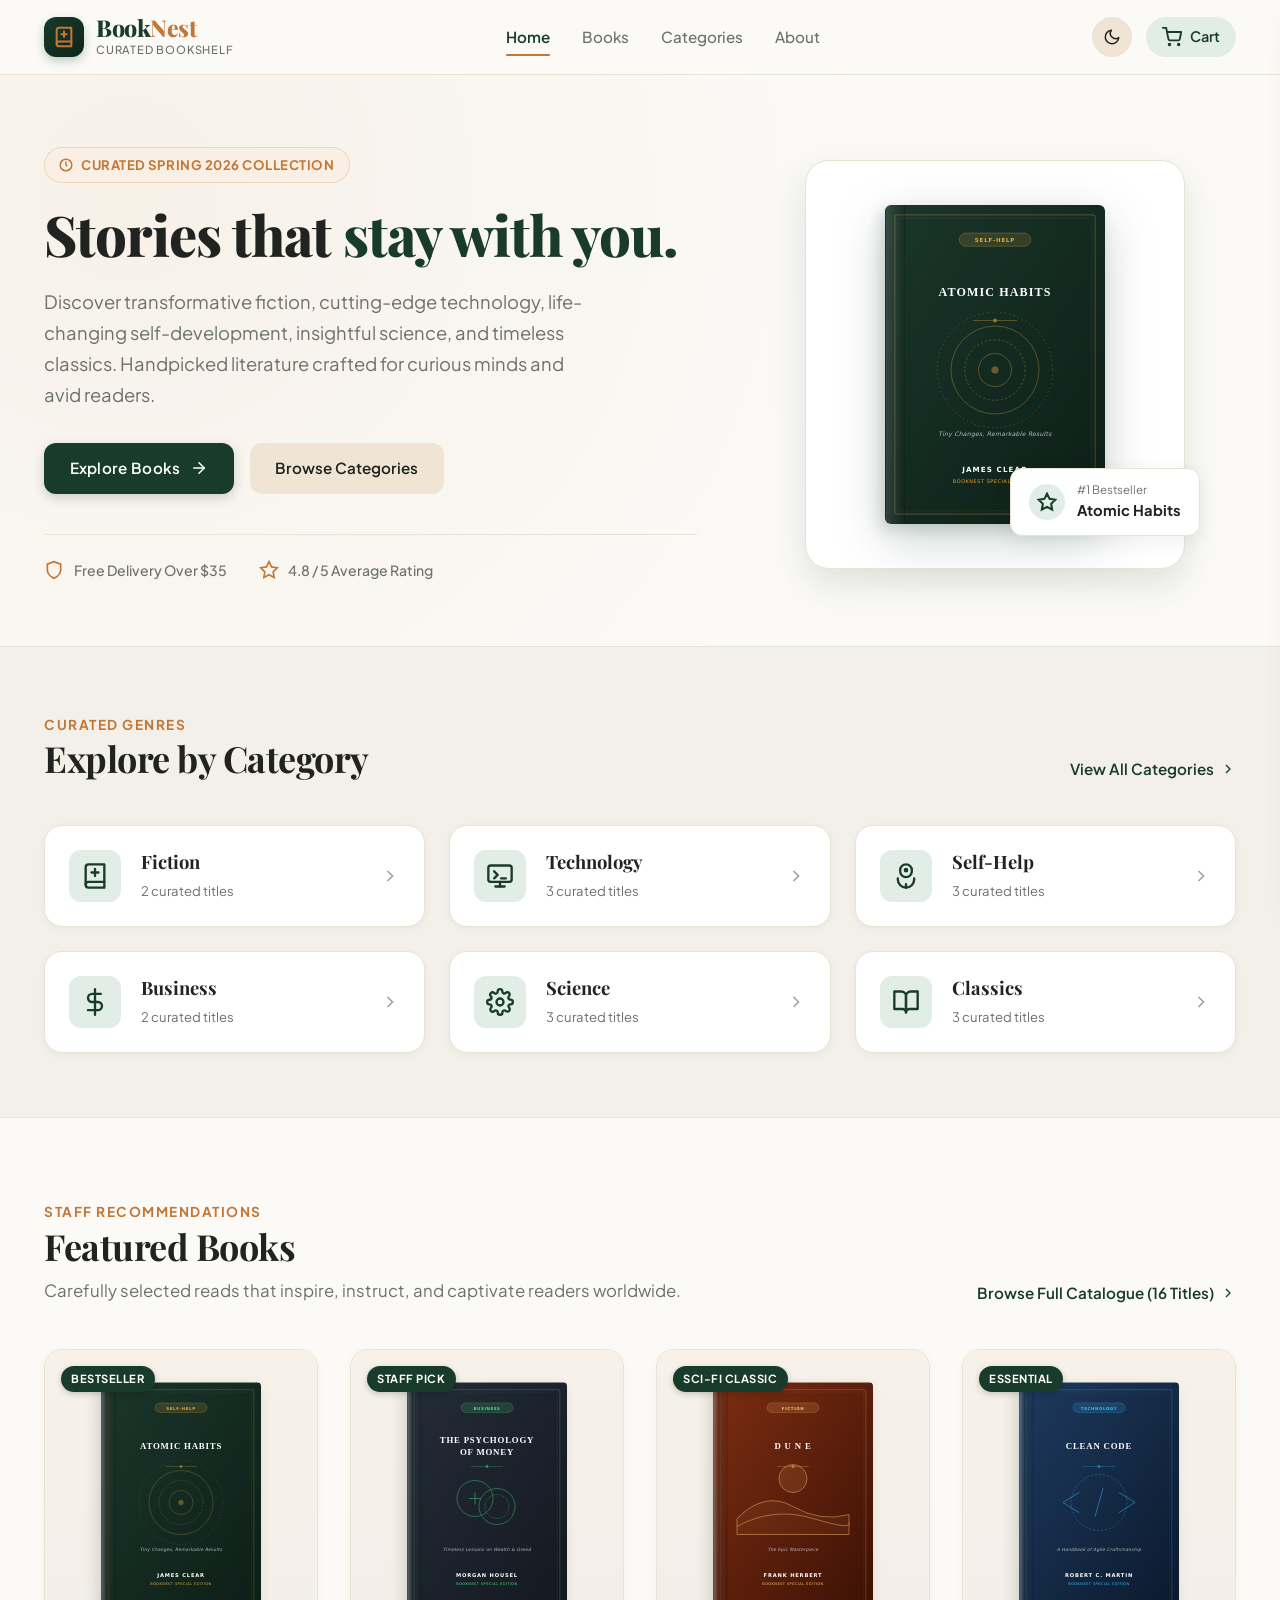
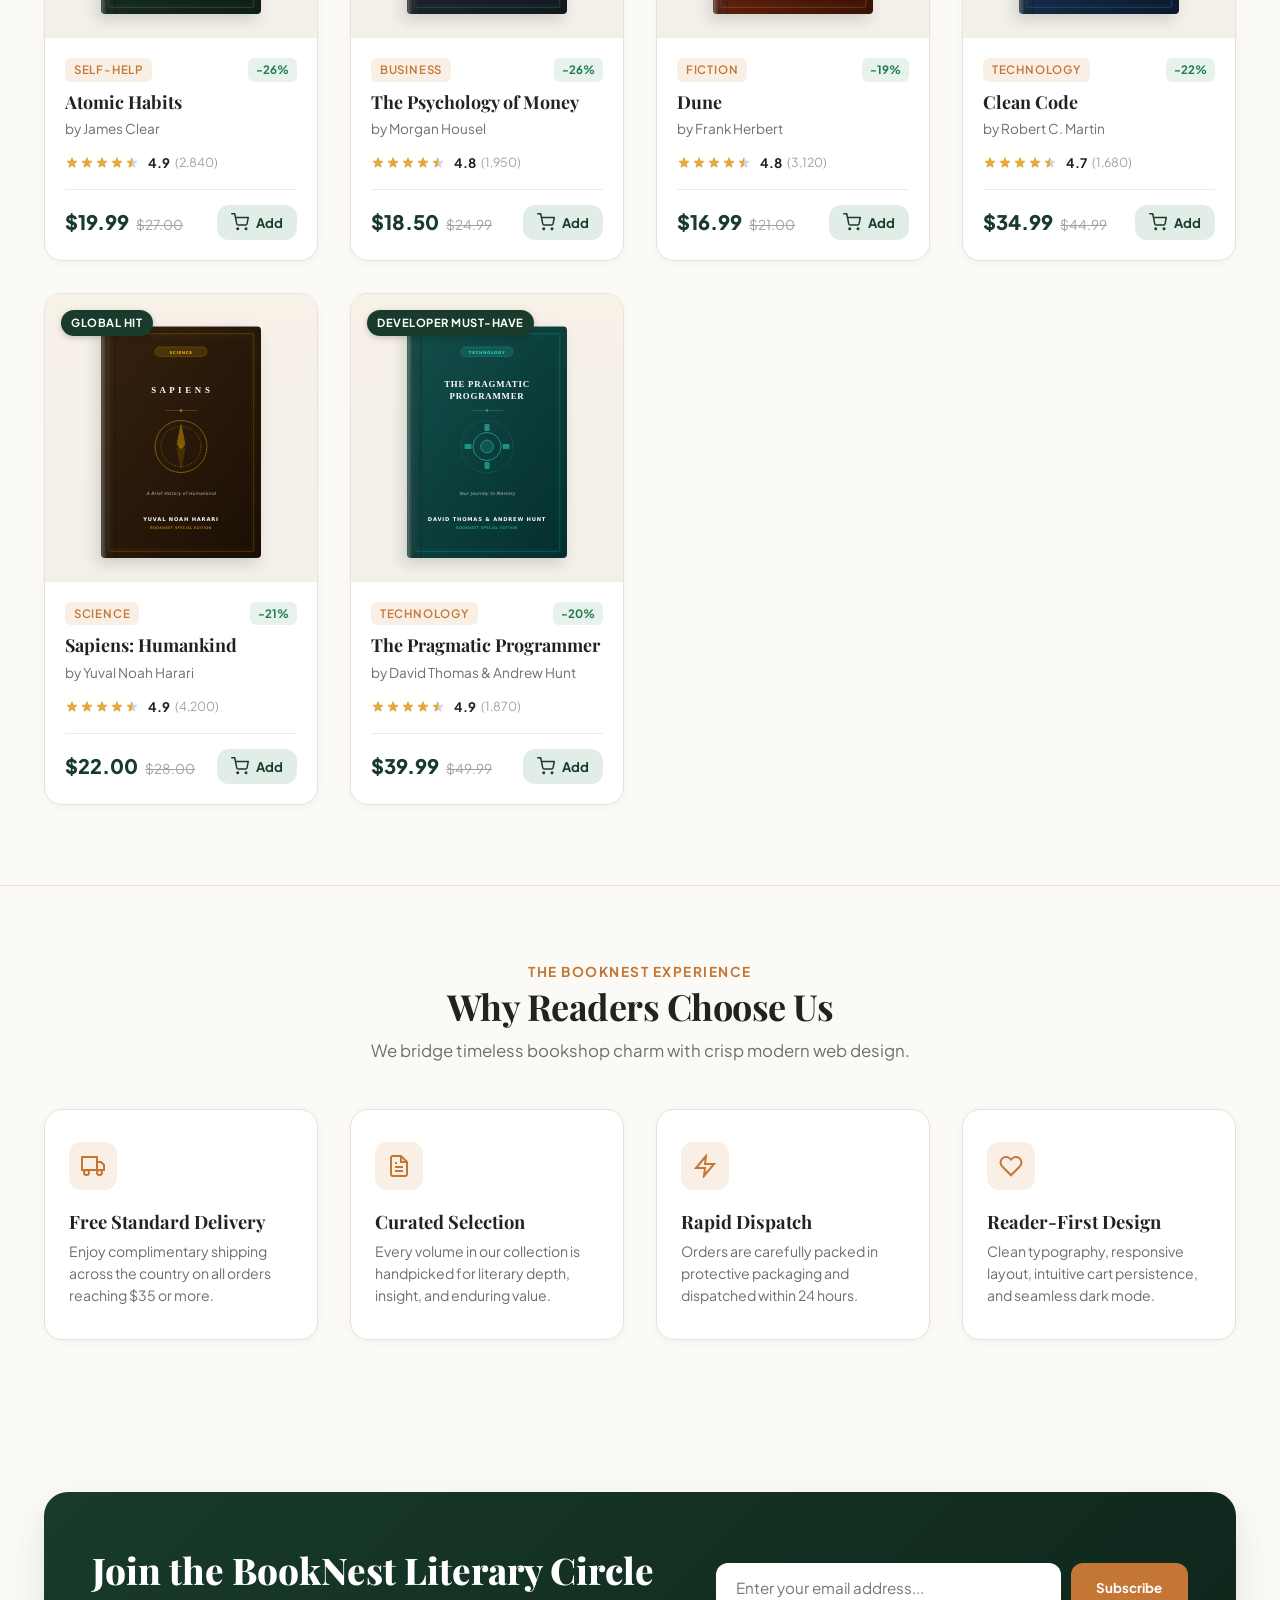
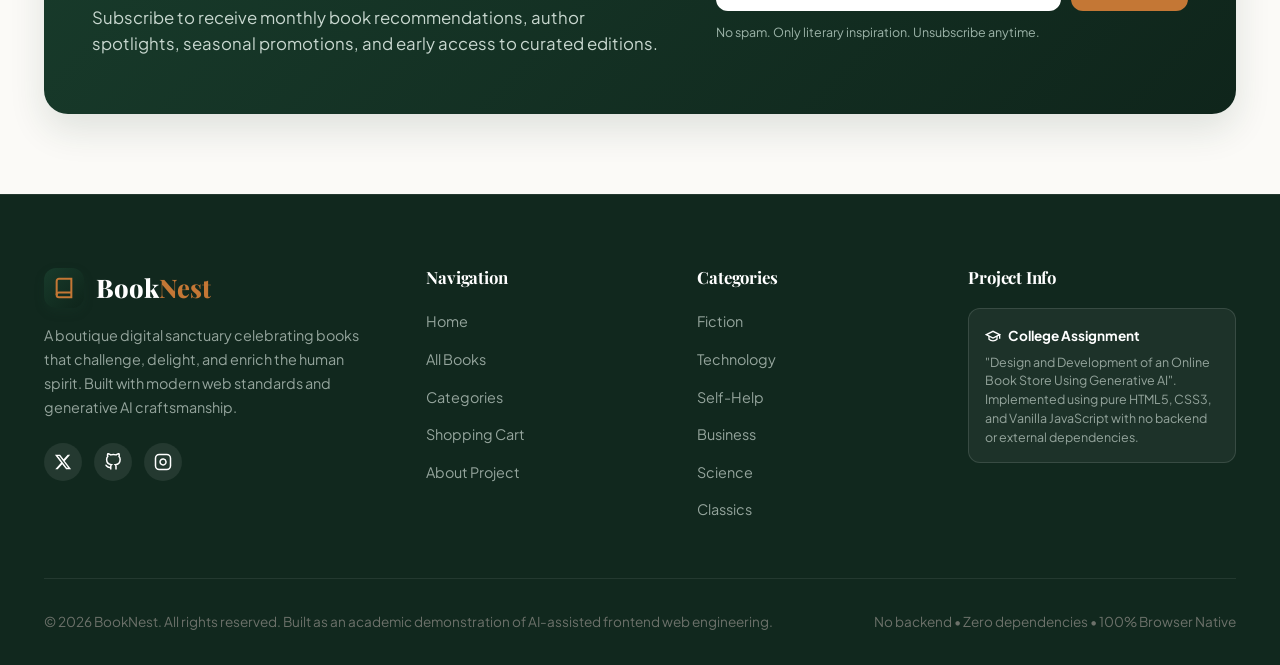
<file: index.html>
<!DOCTYPE html>
<html lang="en" data-theme="light">
<head>
  <meta charset="UTF-8">
  <meta name="viewport" content="width=device-width, initial-scale=1.0">
  <title>BookNest — Stories that stay with you | Modern Online Bookstore</title>
  <meta name="description" content="BookNest is a premium curated online bookstore featuring fiction, technology, self-development, business, science, and timeless classics.">
  <link rel="stylesheet" href="css/style.css">
  <link rel="icon" href="data:image/svg+xml,<svg xmlns='http://www.w3.org/2000/svg' viewBox='0 0 24 24' fill='%23C47735'><path d='M4 19.5A2.5 2.5 0 0 1 6.5 17H20'/><path d='M6.5 2H20v20H6.5A2.5 2.5 0 0 1 4 19.5v-15A2.5 2.5 0 0 1 6.5 2z'/></svg>">
</head>
<body>

  <!-- Sticky Site Navigation Header -->
  <header class="site-header" id="header">
    <div class="container nav-container">
      <!-- Brand Logo -->
      <a href="index.html" class="brand-logo" aria-label="BookNest Home">
        <div class="logo-icon">
          <svg viewBox="0 0 24 24" width="22" height="22" fill="none" stroke="currentColor" stroke-width="2.2" stroke-linecap="round" stroke-linejoin="round">
            <path d="M4 19.5A2.5 2.5 0 0 1 6.5 17H20"></path>
            <path d="M6.5 2H20v20H6.5A2.5 2.5 0 0 1 4 19.5v-15A2.5 2.5 0 0 1 6.5 2z"></path>
            <path d="M12 6v6"></path>
            <path d="M9 9h6"></path>
          </svg>
        </div>
        <div class="logo-text-group">
          <span class="logo-title">Book<span>Nest</span></span>
          <span class="logo-tagline">Curated Bookshelf</span>
        </div>
      </a>

      <!-- Desktop Navigation Menu -->
      <nav class="desktop-nav" aria-label="Main Navigation">
        <a href="index.html" class="nav-link">Home</a>
        <a href="books.html" class="nav-link">Books</a>
        <a href="categories.html" class="nav-link">Categories</a>
        <a href="about.html" class="nav-link">About</a>
      </nav>

      <!-- Action Controls: Theme Switch, Cart & Mobile Menu -->
      <div class="header-actions">
        <!-- Theme Toggle -->
        <button type="button" class="theme-toggle-btn" aria-label="Toggle theme">
          <svg class="icon-sun" viewBox="0 0 24 24" width="18" height="18" fill="none" stroke="currentColor" stroke-width="2" stroke-linecap="round" stroke-linejoin="round" style="display: none;">
            <circle cx="12" cy="12" r="5"></circle>
            <line x1="12" y1="1" x2="12" y2="3"></line>
            <line x1="12" y1="21" x2="12" y2="23"></line>
            <line x1="4.22" y1="4.22" x2="5.64" y2="5.64"></line>
            <line x1="18.36" y1="18.36" x2="19.78" y2="19.78"></line>
            <line x1="1" y1="12" x2="3" y2="12"></line>
            <line x1="21" y1="12" x2="23" y2="12"></line>
            <line x1="4.22" y1="19.78" x2="5.64" y2="18.36"></line>
            <line x1="18.36" y1="5.64" x2="19.78" y2="4.22"></line>
          </svg>
          <svg class="icon-moon" viewBox="0 0 24 24" width="18" height="18" fill="none" stroke="currentColor" stroke-width="2" stroke-linecap="round" stroke-linejoin="round">
            <path d="M21 12.79A9 9 0 1 1 11.21 3 7 7 0 0 0 21 12.79z"></path>
          </svg>
        </button>

        <!-- Cart Nav Button -->
        <a href="cart.html" class="cart-nav-btn" aria-label="View Shopping Cart">
          <div class="cart-nav-icon-wrap">
            <svg viewBox="0 0 24 24" width="20" height="20" fill="none" stroke="currentColor" stroke-width="2.2" stroke-linecap="round" stroke-linejoin="round">
              <circle cx="9" cy="21" r="1"></circle>
              <circle cx="20" cy="21" r="1"></circle>
              <path d="M1 1h4l2.68 13.39a2 2 0 0 0 2 1.61h9.72a2 2 0 0 0 2-1.61L23 6H6"></path>
            </svg>
            <span class="cart-badge-count" style="display: none;">0</span>
          </div>
          <span class="cart-nav-text">Cart</span>
        </a>

        <!-- Mobile Navigation Hamburger -->
        <button type="button" class="mobile-nav-toggle" id="mobile-nav-toggle" aria-label="Toggle navigation menu" aria-expanded="false">
          <svg viewBox="0 0 24 24" width="22" height="22" fill="none" stroke="currentColor" stroke-width="2" stroke-linecap="round" stroke-linejoin="round">
            <line x1="3" y1="12" x2="21" y2="12"></line>
            <line x1="3" y1="6" x2="21" y2="6"></line>
            <line x1="3" y1="18" x2="21" y2="18"></line>
          </svg>
        </button>
      </div>
    </div>
  </header>

  <!-- Mobile Drawer Overlay & Menu -->
  <div class="mobile-nav-overlay" id="mobile-nav-overlay"></div>
  <aside class="mobile-nav-drawer" id="mobile-nav-drawer" aria-label="Mobile Navigation">
    <div class="mobile-drawer-header">
      <div class="brand-logo">
        <div class="logo-icon">
          <svg viewBox="0 0 24 24" width="20" height="20" fill="none" stroke="currentColor" stroke-width="2.2">
            <path d="M4 19.5A2.5 2.5 0 0 1 6.5 17H20"></path>
            <path d="M6.5 2H20v20H6.5A2.5 2.5 0 0 1 4 19.5v-15A2.5 2.5 0 0 1 6.5 2z"></path>
          </svg>
        </div>
        <span class="logo-title">Book<span>Nest</span></span>
      </div>
      <button type="button" class="mobile-drawer-close" id="mobile-nav-close" aria-label="Close menu">&times;</button>
    </div>

    <nav class="mobile-nav-links">
      <a href="index.html" class="mobile-nav-link">
        <span>Home</span>
        <svg viewBox="0 0 24 24" width="18" height="18" fill="none" stroke="currentColor" stroke-width="2"><polyline points="9 18 15 12 9 6"></polyline></svg>
      </a>
      <a href="books.html" class="mobile-nav-link">
        <span>Books Catalogue</span>
        <svg viewBox="0 0 24 24" width="18" height="18" fill="none" stroke="currentColor" stroke-width="2"><polyline points="9 18 15 12 9 6"></polyline></svg>
      </a>
      <a href="categories.html" class="mobile-nav-link">
        <span>Categories</span>
        <svg viewBox="0 0 24 24" width="18" height="18" fill="none" stroke="currentColor" stroke-width="2"><polyline points="9 18 15 12 9 6"></polyline></svg>
      </a>
      <a href="cart.html" class="mobile-nav-link">
        <span>Shopping Cart</span>
        <svg viewBox="0 0 24 24" width="18" height="18" fill="none" stroke="currentColor" stroke-width="2"><polyline points="9 18 15 12 9 6"></polyline></svg>
      </a>
      <a href="about.html" class="mobile-nav-link">
        <span>About Project</span>
        <svg viewBox="0 0 24 24" width="18" height="18" fill="none" stroke="currentColor" stroke-width="2"><polyline points="9 18 15 12 9 6"></polyline></svg>
      </a>
    </nav>

    <div class="mobile-drawer-footer">
      <a href="books.html" class="btn-primary" style="width: 100%;">Explore All Books</a>
      <p style="font-size: 0.8rem; text-align: center; color: var(--color-text-muted);">Frontend-Only Assignment</p>
    </div>
  </aside>

  <!-- Main Content -->
  <main>
    <!-- Hero Section -->
    <section class="hero-section">
      <div class="container">
        <div class="hero-grid">
          <!-- Text Content -->
          <div class="hero-text-col">
            <span class="hero-pill-badge">
              <svg viewBox="0 0 24 24" width="14" height="14" fill="none" stroke="currentColor" stroke-width="2.5"><circle cx="12" cy="12" r="10"></circle><polyline points="12 6 12 12 14 14"></polyline></svg>
              Curated Spring 2026 Collection
            </span>

            <h1 class="hero-title">
              Stories that <span class="hero-title-highlight">stay with you.</span>
            </h1>

            <p class="hero-subtitle">
              Discover transformative fiction, cutting-edge technology, life-changing self-development, insightful science, and timeless classics. Handpicked literature crafted for curious minds and avid readers.
            </p>

            <div class="hero-actions-row">
              <a href="books.html" class="btn-primary">
                <span>Explore Books</span>
                <svg viewBox="0 0 24 24" width="18" height="18" fill="none" stroke="currentColor" stroke-width="2" stroke-linecap="round" stroke-linejoin="round">
                  <line x1="5" y1="12" x2="19" y2="12"></line>
                  <polyline points="12 5 19 12 12 19"></polyline>
                </svg>
              </a>
              <a href="categories.html" class="btn-secondary">
                <span>Browse Categories</span>
              </a>
            </div>

            <!-- Trust Stats -->
            <div class="hero-trust-row">
              <div class="trust-item">
                <svg viewBox="0 0 24 24" width="20" height="20" fill="none" stroke="currentColor" stroke-width="2"><path d="M12 22s8-4 8-10V5l-8-3-8 3v7c0 6 8 10 8 10z"></path></svg>
                <span>Free Delivery Over $35</span>
              </div>
              <div class="trust-item">
                <svg viewBox="0 0 24 24" width="20" height="20" fill="none" stroke="currentColor" stroke-width="2"><polygon points="12 2 15.09 8.26 22 9.27 17 14.14 18.18 21.02 12 17.77 5.82 21.02 7 14.14 2 9.27 8.91 8.26 12 2"></polygon></svg>
                <span>4.8 / 5 Average Rating</span>
              </div>
            </div>
          </div>

          <!-- Hero Visual Showcase -->
          <div class="hero-visual-col">
            <div class="hero-visual-card">
              <div class="hero-book-stage">
                <img src="assets/images/covers/atomic-habits.svg" alt="Featured Book - Atomic Habits" class="hero-featured-book-cover">
              </div>

              <!-- Floating Tag -->
              <div class="hero-floating-tag">
                <div class="hero-tag-icon">
                  <svg viewBox="0 0 24 24" width="20" height="20" fill="none" stroke="currentColor" stroke-width="2.5"><polygon points="12 2 15.09 8.26 22 9.27 17 14.14 18.18 21.02 12 17.77 5.82 21.02 7 14.14 2 9.27 8.91 8.26 12 2"></polygon></svg>
                </div>
                <div class="hero-tag-text">
                  <span class="hero-tag-label">#1 Bestseller</span>
                  <span class="hero-tag-val">Atomic Habits</span>
                </div>
              </div>
            </div>
          </div>
        </div>
      </div>
    </section>

    <!-- Browse By Category Section -->
    <section class="home-categories-section">
      <div class="container">
        <div class="section-header header-flex">
          <div>
            <span class="section-subtitle">Curated Genres</span>
            <h2 class="section-title">Explore by Category</h2>
          </div>
          <a href="categories.html" class="view-all-link">
            <span>View All Categories</span>
            <svg viewBox="0 0 24 24" width="16" height="16" fill="none" stroke="currentColor" stroke-width="2"><polyline points="9 18 15 12 9 6"></polyline></svg>
          </a>
        </div>

        <div class="home-categories-grid" id="home-categories-grid">
          <!-- Populated dynamically via main.js from CATEGORIES_DATA -->
        </div>
      </div>
    </section>

    <!-- Featured Books Section -->
    <section class="featured-books-section">
      <div class="container">
        <div class="section-header header-flex">
          <div>
            <span class="section-subtitle">Staff Recommendations</span>
            <h2 class="section-title">Featured Books</h2>
            <p class="section-desc">Carefully selected reads that inspire, instruct, and captivate readers worldwide.</p>
          </div>
          <a href="books.html" class="view-all-link">
            <span>Browse Full Catalogue (16 Titles)</span>
            <svg viewBox="0 0 24 24" width="16" height="16" fill="none" stroke="currentColor" stroke-width="2"><polyline points="9 18 15 12 9 6"></polyline></svg>
          </a>
        </div>

        <div class="books-grid" id="featured-books-grid">
          <!-- Populated dynamically via main.js from BOOKS dataset -->
        </div>
      </div>
    </section>

    <!-- Perks / Why BookNest Section -->
    <section class="perks-section">
      <div class="container">
        <div class="section-header text-center">
          <span class="section-subtitle">The BookNest Experience</span>
          <h2 class="section-title">Why Readers Choose Us</h2>
          <p class="section-desc">We bridge timeless bookshop charm with crisp modern web design.</p>
        </div>

        <div class="perks-grid">
          <div class="perk-card">
            <div class="perk-icon-wrap">
              <svg viewBox="0 0 24 24" width="24" height="24" fill="none" stroke="currentColor" stroke-width="2"><rect x="1" y="3" width="15" height="13"></rect><polygon points="16 8 20 8 23 11 23 16 16 16 16 8"></polygon><circle cx="5.5" cy="18.5" r="2.5"></circle><circle cx="18.5" cy="18.5" r="2.5"></circle></svg>
            </div>
            <h3 class="perk-title">Free Standard Delivery</h3>
            <p class="perk-desc">Enjoy complimentary shipping across the country on all orders reaching $35 or more.</p>
          </div>

          <div class="perk-card">
            <div class="perk-icon-wrap">
              <svg viewBox="0 0 24 24" width="24" height="24" fill="none" stroke="currentColor" stroke-width="2"><path d="M14 2H6a2 2 0 0 0-2 2v16a2 2 0 0 0 2 2h12a2 2 0 0 0 2-2V8z"></path><polyline points="14 2 14 8 20 8"></polyline><line x1="16" y1="13" x2="8" y2="13"></line><line x1="16" y1="17" x2="8" y2="17"></line><polyline points="10 9 9 9 8 9"></polyline></svg>
            </div>
            <h3 class="perk-title">Curated Selection</h3>
            <p class="perk-desc">Every volume in our collection is handpicked for literary depth, insight, and enduring value.</p>
          </div>

          <div class="perk-card">
            <div class="perk-icon-wrap">
              <svg viewBox="0 0 24 24" width="24" height="24" fill="none" stroke="currentColor" stroke-width="2"><polygon points="13 2 3 14 12 14 11 22 21 10 12 10 13 2"></polygon></svg>
            </div>
            <h3 class="perk-title">Rapid Dispatch</h3>
            <p class="perk-desc">Orders are carefully packed in protective packaging and dispatched within 24 hours.</p>
          </div>

          <div class="perk-card">
            <div class="perk-icon-wrap">
              <svg viewBox="0 0 24 24" width="24" height="24" fill="none" stroke="currentColor" stroke-width="2"><path d="M20.84 4.61a5.5 5.5 0 0 0-7.78 0L12 5.67l-1.06-1.06a5.5 5.5 0 0 0-7.78 7.78l1.06 1.06L12 21.23l7.78-7.78 1.06-1.06a5.5 5.5 0 0 0 0-7.78z"></path></svg>
            </div>
            <h3 class="perk-title">Reader-First Design</h3>
            <p class="perk-desc">Clean typography, responsive layout, intuitive cart persistence, and seamless dark mode.</p>
          </div>
        </div>
      </div>
    </section>

    <!-- Newsletter Subscription Section -->
    <section class="newsletter-section">
      <div class="container">
        <div class="newsletter-card">
          <div class="newsletter-text-col">
            <h2 class="newsletter-title">Join the BookNest Literary Circle</h2>
            <p class="newsletter-desc">Subscribe to receive monthly book recommendations, author spotlights, seasonal promotions, and early access to curated editions.</p>
          </div>

          <div class="newsletter-form-col">
            <form class="newsletter-form" id="newsletter-form">
              <input 
                type="email" 
                class="newsletter-input" 
                placeholder="Enter your email address..." 
                required 
                aria-label="Email address for newsletter"
              >
              <button type="submit" class="newsletter-btn">Subscribe</button>
            </form>
            <p class="newsletter-privacy">No spam. Only literary inspiration. Unsubscribe anytime.</p>
          </div>
        </div>
      </div>
    </section>
  </main>

  <!-- Quick View Book Modal -->
  <div class="modal-overlay" id="book-quick-modal" role="dialog" aria-modal="true" aria-label="Book Quick View">
    <div class="modal-container">
      <button type="button" class="modal-close-btn" onclick="closeBookModal()" aria-label="Close modal">&times;</button>
      <div class="modal-content-body">
        <!-- Injected via openBookModal() in books.js -->
      </div>
    </div>
  </div>

  <!-- Site Footer -->
  <footer class="site-footer">
    <div class="container">
      <div class="footer-top-grid">
        <!-- Brand Info -->
        <div class="footer-brand-col">
          <a href="index.html" class="brand-logo">
            <div class="logo-icon">
              <svg viewBox="0 0 24 24" width="22" height="22" fill="none" stroke="currentColor" stroke-width="2.2">
                <path d="M4 19.5A2.5 2.5 0 0 1 6.5 17H20"></path>
                <path d="M6.5 2H20v20H6.5A2.5 2.5 0 0 1 4 19.5v-15A2.5 2.5 0 0 1 6.5 2z"></path>
              </svg>
            </div>
            <span class="footer-logo-title">Book<span>Nest</span></span>
          </a>
          <p class="footer-bio">
            A boutique digital sanctuary celebrating books that challenge, delight, and enrich the human spirit. Built with modern web standards and generative AI craftsmanship.
          </p>
          <div class="footer-social-links">
            <a href="#" class="social-link" aria-label="Twitter/X">
              <svg viewBox="0 0 24 24" width="18" height="18" fill="currentColor"><path d="M18.244 2.25h3.308l-7.227 8.26 8.502 11.24H16.17l-5.214-6.817L4.99 21.75H1.68l7.73-8.835L1.254 2.25H8.08l4.713 6.231zm-1.161 17.52h1.833L7.084 4.126H5.117z"/></svg>
            </a>
            <a href="#" class="social-link" aria-label="GitHub">
              <svg viewBox="0 0 24 24" width="18" height="18" fill="none" stroke="currentColor" stroke-width="2"><path d="M9 19c-5 1.5-5-2.5-7-3m14 6v-3.87a3.37 3.37 0 0 0-.94-2.61c3.14-.35 6.44-1.54 6.44-7A5.44 5.44 0 0 0 20 4.77 5.07 5.07 0 0 0 19.91 1S18.73.65 16 2.48a13.38 13.38 0 0 0-7 0C6.27.65 5.09 1 5.09 1A5.07 5.07 0 0 0 5 4.77a5.44 5.44 0 0 0-1.5 3.78c0 5.42 3.3 6.61 6.44 7A3.37 3.37 0 0 0 9 18.13V22"></path></svg>
            </a>
            <a href="#" class="social-link" aria-label="Instagram">
              <svg viewBox="0 0 24 24" width="18" height="18" fill="none" stroke="currentColor" stroke-width="2"><rect x="2" y="2" width="20" height="20" rx="5" ry="5"></rect><path d="M16 11.37A4 4 0 1 1 12.63 8 4 4 0 0 1 16 11.37z"></path><line x1="17.5" y1="6.5" x2="17.51" y2="6.5"></line></svg>
            </a>
          </div>
        </div>

        <!-- Quick Links -->
        <div>
          <h3 class="footer-heading">Navigation</h3>
          <ul class="footer-links-list">
            <li class="footer-link-item"><a href="index.html">Home</a></li>
            <li class="footer-link-item"><a href="books.html">All Books</a></li>
            <li class="footer-link-item"><a href="categories.html">Categories</a></li>
            <li class="footer-link-item"><a href="cart.html">Shopping Cart</a></li>
            <li class="footer-link-item"><a href="about.html">About Project</a></li>
          </ul>
        </div>

        <!-- Categories List -->
        <div>
          <h3 class="footer-heading">Categories</h3>
          <ul class="footer-links-list">
            <li class="footer-link-item"><a href="books.html?category=Fiction">Fiction</a></li>
            <li class="footer-link-item"><a href="books.html?category=Technology">Technology</a></li>
            <li class="footer-link-item"><a href="books.html?category=Self-Help">Self-Help</a></li>
            <li class="footer-link-item"><a href="books.html?category=Business">Business</a></li>
            <li class="footer-link-item"><a href="books.html?category=Science">Science</a></li>
            <li class="footer-link-item"><a href="books.html?category=Classics">Classics</a></li>
          </ul>
        </div>

        <!-- Academic Project Note -->
        <div>
          <h3 class="footer-heading">Project Info</h3>
          <div class="footer-academic-badge">
            <div class="footer-academic-title">
              <svg viewBox="0 0 24 24" width="16" height="16" fill="none" stroke="currentColor" stroke-width="2"><path d="M22 10v6M2 10l10-5 10 5-10 5z"></path><path d="M6 12v5c3 3 9 3 12 0v-5"></path></svg>
              College Assignment
            </div>
            <p class="footer-academic-text">
              "Design and Development of an Online Book Store Using Generative AI". Implemented using pure HTML5, CSS3, and Vanilla JavaScript with no backend or external dependencies.
            </p>
          </div>
        </div>
      </div>

      <!-- Footer Bottom -->
      <div class="footer-bottom-bar">
        <p>&copy; 2026 BookNest. All rights reserved. Built as an academic demonstration of AI-assisted frontend web engineering.</p>
        <p>No backend &bull; Zero dependencies &bull; 100% Browser Native</p>
      </div>
    </div>
  </footer>

  <!-- Scripts -->
  <script src="js/books.js"></script>
  <script src="js/cart.js"></script>
  <script src="js/main.js"></script>
</body>
</html>
</file>
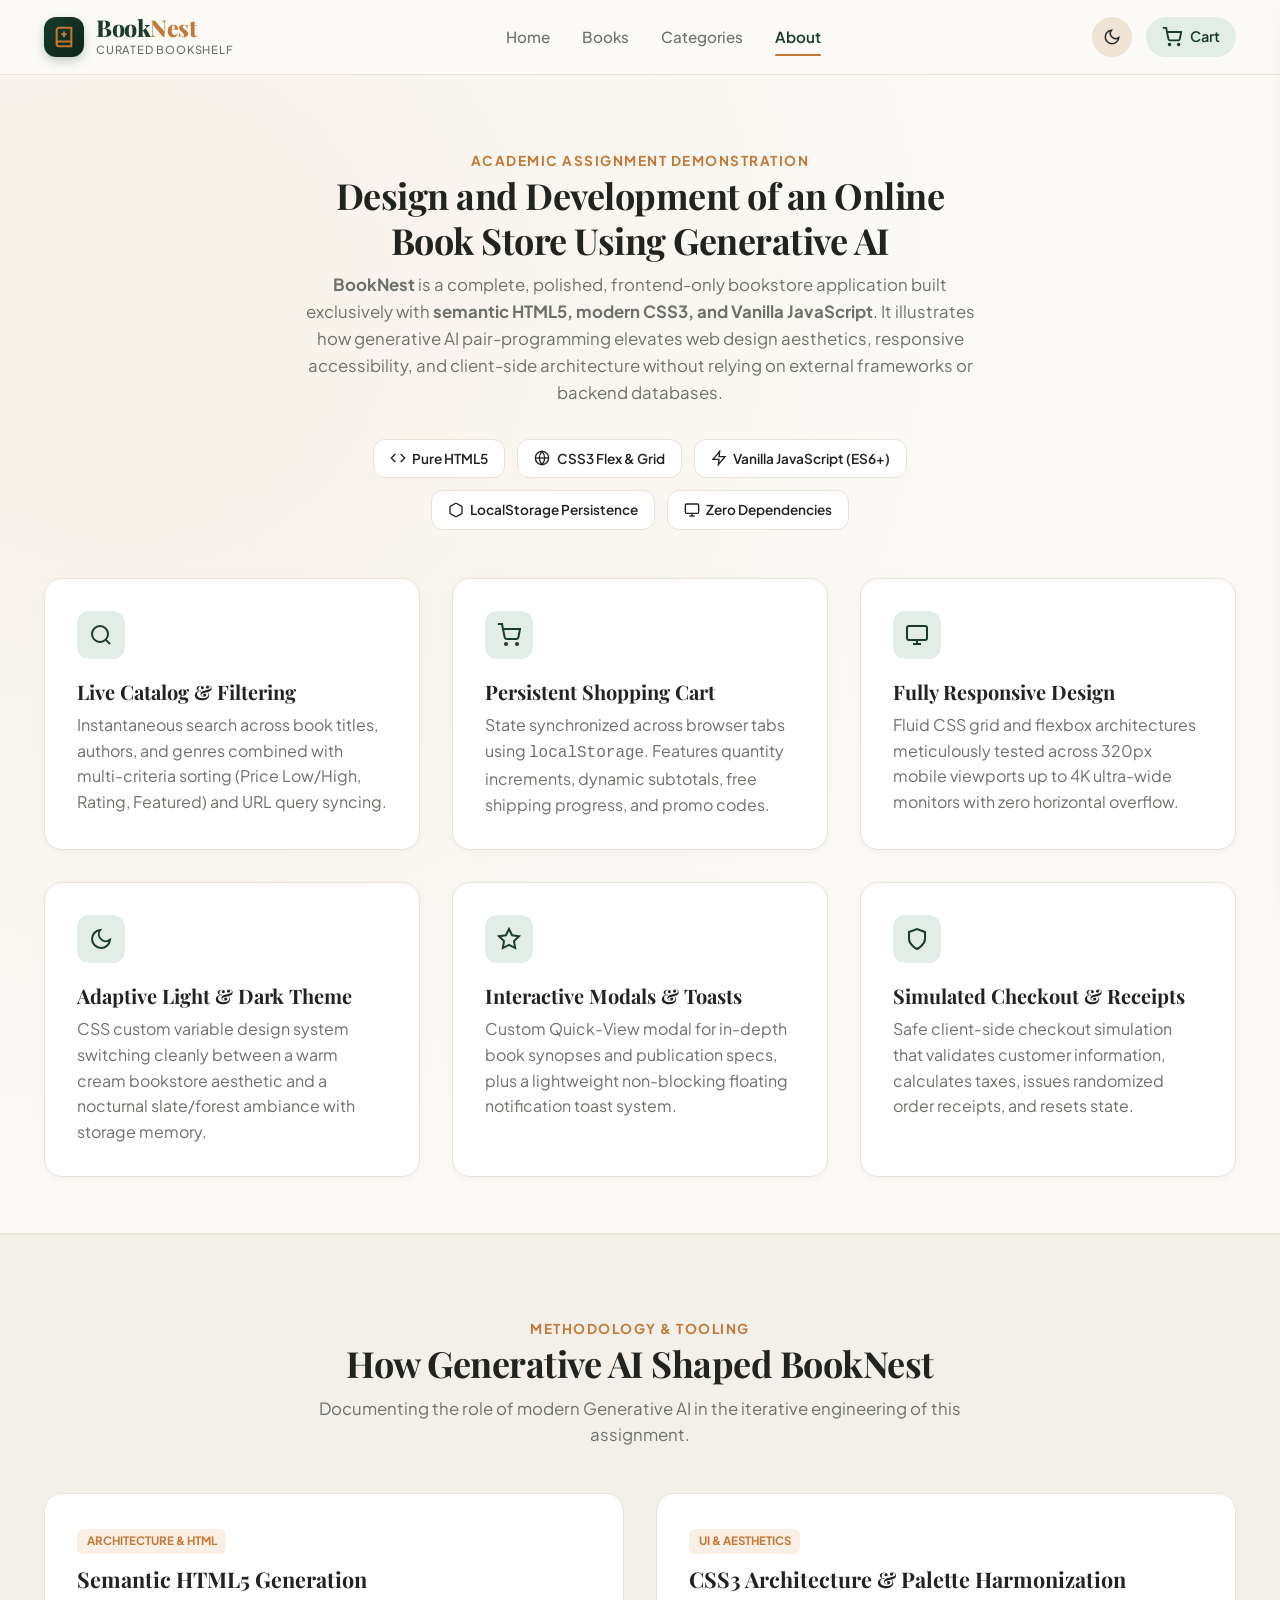
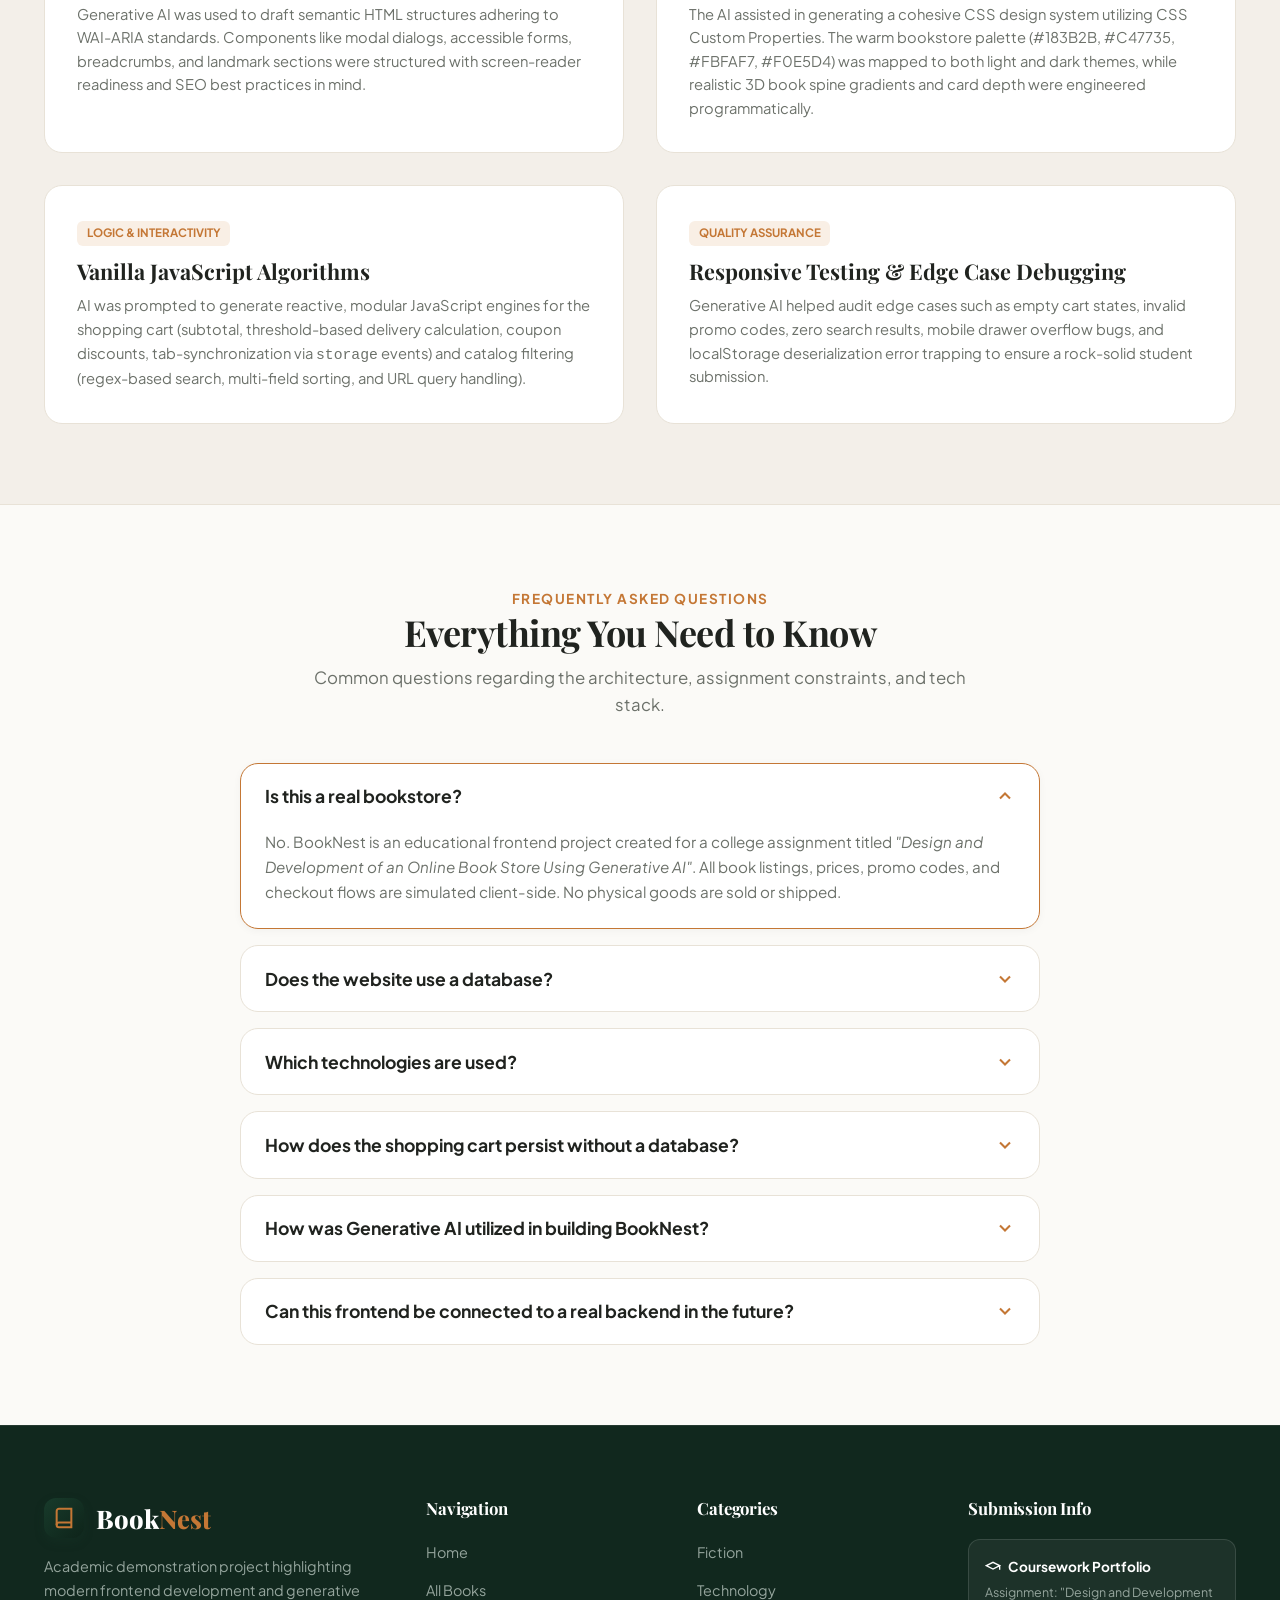
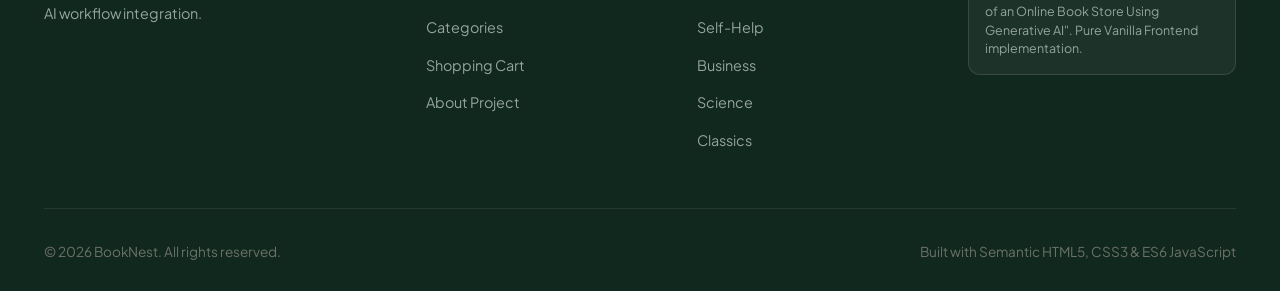
<file: about.html>
<!DOCTYPE html>
<html lang="en" data-theme="light">
<head>
  <meta charset="UTF-8">
  <meta name="viewport" content="width=device-width, initial-scale=1.0">
  <title>About BookNest — Academic Assignment & AI-Assisted Development</title>
  <meta name="description" content="Learn about BookNest, its architectural design, frontend engineering, and how Generative AI assisted in creating this modern bookstore.">
  <link rel="stylesheet" href="css/style.css">
  <link rel="icon" href="data:image/svg+xml,<svg xmlns='http://www.w3.org/2000/svg' viewBox='0 0 24 24' fill='%23C47735'><path d='M4 19.5A2.5 2.5 0 0 1 6.5 17H20'/><path d='M6.5 2H20v20H6.5A2.5 2.5 0 0 1 4 19.5v-15A2.5 2.5 0 0 1 6.5 2z'/></svg>">
</head>
<body>

  <!-- Sticky Site Navigation Header -->
  <header class="site-header" id="header">
    <div class="container nav-container">
      <a href="index.html" class="brand-logo" aria-label="BookNest Home">
        <div class="logo-icon">
          <svg viewBox="0 0 24 24" width="22" height="22" fill="none" stroke="currentColor" stroke-width="2.2">
            <path d="M4 19.5A2.5 2.5 0 0 1 6.5 17H20"></path>
            <path d="M6.5 2H20v20H6.5A2.5 2.5 0 0 1 4 19.5v-15A2.5 2.5 0 0 1 6.5 2z"></path>
            <path d="M12 6v6"></path>
            <path d="M9 9h6"></path>
          </svg>
        </div>
        <div class="logo-text-group">
          <span class="logo-title">Book<span>Nest</span></span>
          <span class="logo-tagline">Curated Bookshelf</span>
        </div>
      </a>

      <nav class="desktop-nav" aria-label="Main Navigation">
        <a href="index.html" class="nav-link">Home</a>
        <a href="books.html" class="nav-link">Books</a>
        <a href="categories.html" class="nav-link">Categories</a>
        <a href="about.html" class="nav-link active">About</a>
      </nav>

      <div class="header-actions">
        <button type="button" class="theme-toggle-btn" aria-label="Toggle theme">
          <svg class="icon-sun" viewBox="0 0 24 24" width="18" height="18" fill="none" stroke="currentColor" stroke-width="2" style="display: none;">
            <circle cx="12" cy="12" r="5"></circle>
            <line x1="12" y1="1" x2="12" y2="3"></line>
            <line x1="12" y1="21" x2="12" y2="23"></line>
            <line x1="4.22" y1="4.22" x2="5.64" y2="5.64"></line>
            <line x1="18.36" y1="18.36" x2="19.78" y2="19.78"></line>
            <line x1="1" y1="12" x2="3" y2="12"></line>
            <line x1="21" y1="12" x2="23" y2="12"></line>
            <line x1="4.22" y1="19.78" x2="5.64" y2="18.36"></line>
            <line x1="18.36" y1="5.64" x2="19.78" y2="4.22"></line>
          </svg>
          <svg class="icon-moon" viewBox="0 0 24 24" width="18" height="18" fill="none" stroke="currentColor" stroke-width="2">
            <path d="M21 12.79A9 9 0 1 1 11.21 3 7 7 0 0 0 21 12.79z"></path>
          </svg>
        </button>

        <a href="cart.html" class="cart-nav-btn" aria-label="View Shopping Cart">
          <div class="cart-nav-icon-wrap">
            <svg viewBox="0 0 24 24" width="20" height="20" fill="none" stroke="currentColor" stroke-width="2.2">
              <circle cx="9" cy="21" r="1"></circle>
              <circle cx="20" cy="21" r="1"></circle>
              <path d="M1 1h4l2.68 13.39a2 2 0 0 0 2 1.61h9.72a2 2 0 0 0 2-1.61L23 6H6"></path>
            </svg>
            <span class="cart-badge-count" style="display: none;">0</span>
          </div>
          <span class="cart-nav-text">Cart</span>
        </a>

        <button type="button" class="mobile-nav-toggle" id="mobile-nav-toggle" aria-label="Toggle navigation menu" aria-expanded="false">
          <svg viewBox="0 0 24 24" width="22" height="22" fill="none" stroke="currentColor" stroke-width="2">
            <line x1="3" y1="12" x2="21" y2="12"></line>
            <line x1="3" y1="6" x2="21" y2="6"></line>
            <line x1="3" y1="18" x2="21" y2="18"></line>
          </svg>
        </button>
      </div>
    </div>
  </header>

  <!-- Mobile Navigation Drawer -->
  <div class="mobile-nav-overlay" id="mobile-nav-overlay"></div>
  <aside class="mobile-nav-drawer" id="mobile-nav-drawer">
    <div class="mobile-drawer-header">
      <div class="brand-logo">
        <div class="logo-icon">
          <svg viewBox="0 0 24 24" width="20" height="20" fill="none" stroke="currentColor" stroke-width="2.2">
            <path d="M4 19.5A2.5 2.5 0 0 1 6.5 17H20"></path>
            <path d="M6.5 2H20v20H6.5A2.5 2.5 0 0 1 4 19.5v-15A2.5 2.5 0 0 1 6.5 2z"></path>
          </svg>
        </div>
        <span class="logo-title">Book<span>Nest</span></span>
      </div>
      <button type="button" class="mobile-drawer-close" id="mobile-nav-close" aria-label="Close menu">&times;</button>
    </div>

    <nav class="mobile-nav-links">
      <a href="index.html" class="mobile-nav-link"><span>Home</span><svg viewBox="0 0 24 24" width="18" height="18" fill="none" stroke="currentColor" stroke-width="2"><polyline points="9 18 15 12 9 6"></polyline></svg></a>
      <a href="books.html" class="mobile-nav-link"><span>Books Catalogue</span><svg viewBox="0 0 24 24" width="18" height="18" fill="none" stroke="currentColor" stroke-width="2"><polyline points="9 18 15 12 9 6"></polyline></svg></a>
      <a href="categories.html" class="mobile-nav-link"><span>Categories</span><svg viewBox="0 0 24 24" width="18" height="18" fill="none" stroke="currentColor" stroke-width="2"><polyline points="9 18 15 12 9 6"></polyline></svg></a>
      <a href="cart.html" class="mobile-nav-link"><span>Shopping Cart</span><svg viewBox="0 0 24 24" width="18" height="18" fill="none" stroke="currentColor" stroke-width="2"><polyline points="9 18 15 12 9 6"></polyline></svg></a>
      <a href="about.html" class="mobile-nav-link active"><span>About Project</span><svg viewBox="0 0 24 24" width="18" height="18" fill="none" stroke="currentColor" stroke-width="2"><polyline points="9 18 15 12 9 6"></polyline></svg></a>
    </nav>
  </aside>

  <!-- About Page Content -->
  <main>
    <!-- About Hero Section -->
    <section class="about-hero-section">
      <div class="container">
        <div class="section-header text-center">
          <span class="section-subtitle">Academic Assignment Demonstration</span>
          <h1 class="section-title">Design and Development of an Online Book Store Using Generative AI</h1>
          <p class="section-desc" style="max-width: 780px;">
            <strong>BookNest</strong> is a complete, polished, frontend-only bookstore application built exclusively with <strong>semantic HTML5, modern CSS3, and Vanilla JavaScript</strong>. It illustrates how generative AI pair-programming elevates web design aesthetics, responsive accessibility, and client-side architecture without relying on external frameworks or backend databases.
          </p>

          <div class="tech-pills-row" style="justify-content: center;">
            <div class="tech-pill">
              <svg viewBox="0 0 24 24" width="16" height="16" fill="none" stroke="currentColor" stroke-width="2"><polyline points="16 18 22 12 16 6"></polyline><polyline points="8 6 2 12 8 18"></polyline></svg>
              <span>Pure HTML5</span>
            </div>
            <div class="tech-pill">
              <svg viewBox="0 0 24 24" width="16" height="16" fill="none" stroke="currentColor" stroke-width="2"><circle cx="12" cy="12" r="10"></circle><line x1="2" y1="12" x2="22" y2="12"></line><path d="M12 2a15.3 15.3 0 0 1 4 10 15.3 15.3 0 0 1-4 10 15.3 15.3 0 0 1-4-10 15.3 15.3 0 0 1 4-10z"></path></svg>
              <span>CSS3 Flex & Grid</span>
            </div>
            <div class="tech-pill">
              <svg viewBox="0 0 24 24" width="16" height="16" fill="none" stroke="currentColor" stroke-width="2"><polygon points="13 2 3 14 12 14 11 22 21 10 12 10 13 2"></polygon></svg>
              <span>Vanilla JavaScript (ES6+)</span>
            </div>
            <div class="tech-pill">
              <svg viewBox="0 0 24 24" width="16" height="16" fill="none" stroke="currentColor" stroke-width="2"><path d="M21 16V8a2 2 0 0 0-1-1.73l-7-4a2 2 0 0 0-2 0l-7 4A2 2 0 0 0 3 8v8a2 2 0 0 0 1 1.73l7 4a2 2 0 0 0 2 0l7-4A2 2 0 0 0 21 16z"></path></svg>
              <span>LocalStorage Persistence</span>
            </div>
            <div class="tech-pill">
              <svg viewBox="0 0 24 24" width="16" height="16" fill="none" stroke="currentColor" stroke-width="2"><rect x="2" y="3" width="20" height="14" rx="2" ry="2"></rect><line x1="8" y1="21" x2="16" y2="21"></line><line x1="12" y1="17" x2="12" y2="21"></line></svg>
              <span>Zero Dependencies</span>
            </div>
          </div>
        </div>

        <!-- Key Features Breakdown Grid -->
        <div class="about-features-grid">
          <div class="about-feature-card">
            <div class="feature-card-icon">
              <svg viewBox="0 0 24 24" width="24" height="24" fill="none" stroke="currentColor" stroke-width="2"><circle cx="11" cy="11" r="8"></circle><line x1="21" y1="21" x2="16.65" y2="16.65"></line></svg>
            </div>
            <h3>Live Catalog & Filtering</h3>
            <p>Instantaneous search across book titles, authors, and genres combined with multi-criteria sorting (Price Low/High, Rating, Featured) and URL query syncing.</p>
          </div>

          <div class="about-feature-card">
            <div class="feature-card-icon">
              <svg viewBox="0 0 24 24" width="24" height="24" fill="none" stroke="currentColor" stroke-width="2"><circle cx="9" cy="21" r="1"></circle><circle cx="20" cy="21" r="1"></circle><path d="M1 1h4l2.68 13.39a2 2 0 0 0 2 1.61h9.72a2 2 0 0 0 2-1.61L23 6H6"></path></svg>
            </div>
            <h3>Persistent Shopping Cart</h3>
            <p>State synchronized across browser tabs using <code>localStorage</code>. Features quantity increments, dynamic subtotals, free shipping progress, and promo codes.</p>
          </div>

          <div class="about-feature-card">
            <div class="feature-card-icon">
              <svg viewBox="0 0 24 24" width="24" height="24" fill="none" stroke="currentColor" stroke-width="2"><rect x="2" y="3" width="20" height="14" rx="2" ry="2"></rect><line x1="8" y1="21" x2="16" y2="21"></line><line x1="12" y1="17" x2="12" y2="21"></line></svg>
            </div>
            <h3>Fully Responsive Design</h3>
            <p>Fluid CSS grid and flexbox architectures meticulously tested across 320px mobile viewports up to 4K ultra-wide monitors with zero horizontal overflow.</p>
          </div>

          <div class="about-feature-card">
            <div class="feature-card-icon">
              <svg viewBox="0 0 24 24" width="24" height="24" fill="none" stroke="currentColor" stroke-width="2"><path d="M21 12.79A9 9 0 1 1 11.21 3 7 7 0 0 0 21 12.79z"></path></svg>
            </div>
            <h3>Adaptive Light & Dark Theme</h3>
            <p>CSS custom variable design system switching cleanly between a warm cream bookstore aesthetic and a nocturnal slate/forest ambiance with storage memory.</p>
          </div>

          <div class="about-feature-card">
            <div class="feature-card-icon">
              <svg viewBox="0 0 24 24" width="24" height="24" fill="none" stroke="currentColor" stroke-width="2"><polygon points="12 2 15.09 8.26 22 9.27 17 14.14 18.18 21.02 12 17.77 5.82 21.02 7 14.14 2 9.27 8.91 8.26 12 2"></polygon></svg>
            </div>
            <h3>Interactive Modals & Toasts</h3>
            <p>Custom Quick-View modal for in-depth book synopses and publication specs, plus a lightweight non-blocking floating notification toast system.</p>
          </div>

          <div class="about-feature-card">
            <div class="feature-card-icon">
              <svg viewBox="0 0 24 24" width="24" height="24" fill="none" stroke="currentColor" stroke-width="2"><path d="M12 22s8-4 8-10V5l-8-3-8 3v7c0 6 8 10 8 10z"></path></svg>
            </div>
            <h3>Simulated Checkout & Receipts</h3>
            <p>Safe client-side checkout simulation that validates customer information, calculates taxes, issues randomized order receipts, and resets state.</p>
          </div>
        </div>
      </div>
    </section>

    <!-- AI-Assisted Engineering Showcase -->
    <section class="ai-showcase-section">
      <div class="container">
        <div class="section-header text-center">
          <span class="section-subtitle">Methodology & Tooling</span>
          <h2 class="section-title">How Generative AI Shaped BookNest</h2>
          <p class="section-desc">Documenting the role of modern Generative AI in the iterative engineering of this assignment.</p>
        </div>

        <div class="ai-showcase-grid">
          <div class="ai-card">
            <span class="ai-card-badge">Architecture & HTML</span>
            <h3>Semantic HTML5 Generation</h3>
            <p>Generative AI was used to draft semantic HTML structures adhering to WAI-ARIA standards. Components like modal dialogs, accessible forms, breadcrumbs, and landmark sections were structured with screen-reader readiness and SEO best practices in mind.</p>
          </div>

          <div class="ai-card">
            <span class="ai-card-badge">UI & Aesthetics</span>
            <h3>CSS3 Architecture & Palette Harmonization</h3>
            <p>The AI assisted in generating a cohesive CSS design system utilizing CSS Custom Properties. The warm bookstore palette (#183B2B, #C47735, #FBFAF7, #F0E5D4) was mapped to both light and dark themes, while realistic 3D book spine gradients and card depth were engineered programmatically.</p>
          </div>

          <div class="ai-card">
            <span class="ai-card-badge">Logic & Interactivity</span>
            <h3>Vanilla JavaScript Algorithms</h3>
            <p>AI was prompted to generate reactive, modular JavaScript engines for the shopping cart (subtotal, threshold-based delivery calculation, coupon discounts, tab-synchronization via <code>storage</code> events) and catalog filtering (regex-based search, multi-field sorting, and URL query handling).</p>
          </div>

          <div class="ai-card">
            <span class="ai-card-badge">Quality Assurance</span>
            <h3>Responsive Testing & Edge Case Debugging</h3>
            <p>Generative AI helped audit edge cases such as empty cart states, invalid promo codes, zero search results, mobile drawer overflow bugs, and localStorage deserialization error trapping to ensure a rock-solid student submission.</p>
          </div>
        </div>
      </div>
    </section>

    <!-- Interactive FAQ Accordion -->
    <section class="faq-section">
      <div class="container">
        <div class="section-header text-center">
          <span class="section-subtitle">Frequently Asked Questions</span>
          <h2 class="section-title">Everything You Need to Know</h2>
          <p class="section-desc">Common questions regarding the architecture, assignment constraints, and tech stack.</p>
        </div>

        <div class="faq-accordion">
          <!-- FAQ 1 -->
          <div class="faq-item is-active">
            <button type="button" class="faq-question" aria-expanded="true">
              <span>Is this a real bookstore?</span>
              <svg class="faq-chevron" viewBox="0 0 24 24" width="20" height="20" fill="none" stroke="currentColor" stroke-width="2.5"><polyline points="6 9 12 15 18 9"></polyline></svg>
            </button>
            <div class="faq-answer">
              No. BookNest is an educational frontend project created for a college assignment titled <em>"Design and Development of an Online Book Store Using Generative AI"</em>. All book listings, prices, promo codes, and checkout flows are simulated client-side. No physical goods are sold or shipped.
            </div>
          </div>

          <!-- FAQ 2 -->
          <div class="faq-item">
            <button type="button" class="faq-question" aria-expanded="false">
              <span>Does the website use a database?</span>
              <svg class="faq-chevron" viewBox="0 0 24 24" width="20" height="20" fill="none" stroke="currentColor" stroke-width="2.5"><polyline points="6 9 12 15 18 9"></polyline></svg>
            </button>
            <div class="faq-answer">
              No server database (like MySQL, MongoDB, or Firebase) is used. The book catalog is stored as a structured JavaScript array in <code>js/books.js</code>, and shopping cart persistence is handled natively by the browser's <code>localStorage</code> API. This allows the site to function 100% offline and standalone.
            </div>
          </div>

          <!-- FAQ 3 -->
          <div class="faq-item">
            <button type="button" class="faq-question" aria-expanded="false">
              <span>Which technologies are used?</span>
              <svg class="faq-chevron" viewBox="0 0 24 24" width="20" height="20" fill="none" stroke="currentColor" stroke-width="2.5"><polyline points="6 9 12 15 18 9"></polyline></svg>
            </button>
            <div class="faq-answer">
              BookNest strictly uses only <strong>HTML5, CSS3, and Vanilla JavaScript (ES6+)</strong>. There are no frameworks (no React, Vue, or Angular), no runtime dependencies, no npm packages, and no backend servers. Simply opening <code>index.html</code> in any modern browser executes the entire site immediately.
            </div>
          </div>

          <!-- FAQ 4 -->
          <div class="faq-item">
            <button type="button" class="faq-question" aria-expanded="false">
              <span>How does the shopping cart persist without a database?</span>
              <svg class="faq-chevron" viewBox="0 0 24 24" width="20" height="20" fill="none" stroke="currentColor" stroke-width="2.5"><polyline points="6 9 12 15 18 9"></polyline></svg>
            </button>
            <div class="faq-answer">
              Whenever you add, modify, or remove an item, the JavaScript <code>Cart</code> object serializes the state to a JSON string stored inside the browser's <code>localStorage</code> key <code>booknest_cart</code>. When you navigate between pages or reload, the cart is deserialized back into memory, preserving your items.
            </div>
          </div>

          <!-- FAQ 5 -->
          <div class="faq-item">
            <button type="button" class="faq-question" aria-expanded="false">
              <span>How was Generative AI utilized in building BookNest?</span>
              <svg class="faq-chevron" viewBox="0 0 24 24" width="20" height="20" fill="none" stroke="currentColor" stroke-width="2.5"><polyline points="6 9 12 15 18 9"></polyline></svg>
            </button>
            <div class="faq-answer">
              Generative AI served as an intelligent pair-programmer across all phases: brainstorming the bookstore aesthetic and palette, generating the clean HTML5 templates, structuring CSS custom properties and media queries, designing custom SVG cover art, writing JavaScript business logic for the cart and search filters, and validating cross-device responsiveness.
            </div>
          </div>

          <!-- FAQ 6 -->
          <div class="faq-item">
            <button type="button" class="faq-question" aria-expanded="false">
              <span>Can this frontend be connected to a real backend in the future?</span>
              <svg class="faq-chevron" viewBox="0 0 24 24" width="20" height="20" fill="none" stroke="currentColor" stroke-width="2.5"><polyline points="6 9 12 15 18 9"></polyline></svg>
            </button>
            <div class="faq-answer">
              Yes, absolutely! The JavaScript code was built using modular design patterns (such as <code>BookCatalog</code> and <code>Cart</code> objects). Replacing the local dataset with <code>fetch()</code> API calls to a REST or GraphQL endpoint, and sending checkout data to a payment gateway like Stripe, would effortlessly transition this frontend into a full-stack production application.
            </div>
          </div>
        </div>
      </div>
    </section>
  </main>

  <!-- Site Footer -->
  <footer class="site-footer">
    <div class="container">
      <div class="footer-top-grid">
        <div class="footer-brand-col">
          <a href="index.html" class="brand-logo">
            <div class="logo-icon">
              <svg viewBox="0 0 24 24" width="22" height="22" fill="none" stroke="currentColor" stroke-width="2.2">
                <path d="M4 19.5A2.5 2.5 0 0 1 6.5 17H20"></path>
                <path d="M6.5 2H20v20H6.5A2.5 2.5 0 0 1 4 19.5v-15A2.5 2.5 0 0 1 6.5 2z"></path>
              </svg>
            </div>
            <span class="footer-logo-title">Book<span>Nest</span></span>
          </a>
          <p class="footer-bio">
            Academic demonstration project highlighting modern frontend development and generative AI workflow integration.
          </p>
        </div>

        <div>
          <h3 class="footer-heading">Navigation</h3>
          <ul class="footer-links-list">
            <li class="footer-link-item"><a href="index.html">Home</a></li>
            <li class="footer-link-item"><a href="books.html">All Books</a></li>
            <li class="footer-link-item"><a href="categories.html">Categories</a></li>
            <li class="footer-link-item"><a href="cart.html">Shopping Cart</a></li>
            <li class="footer-link-item"><a href="about.html">About Project</a></li>
          </ul>
        </div>

        <div>
          <h3 class="footer-heading">Categories</h3>
          <ul class="footer-links-list">
            <li class="footer-link-item"><a href="books.html?category=Fiction">Fiction</a></li>
            <li class="footer-link-item"><a href="books.html?category=Technology">Technology</a></li>
            <li class="footer-link-item"><a href="books.html?category=Self-Help">Self-Help</a></li>
            <li class="footer-link-item"><a href="books.html?category=Business">Business</a></li>
            <li class="footer-link-item"><a href="books.html?category=Science">Science</a></li>
            <li class="footer-link-item"><a href="books.html?category=Classics">Classics</a></li>
          </ul>
        </div>

        <div>
          <h3 class="footer-heading">Submission Info</h3>
          <div class="footer-academic-badge">
            <div class="footer-academic-title">
              <svg viewBox="0 0 24 24" width="16" height="16" fill="none" stroke="currentColor" stroke-width="2"><path d="M22 10v6M2 10l10-5 10 5-10 5z"></path></svg>
              Coursework Portfolio
            </div>
            <p class="footer-academic-text">
              Assignment: "Design and Development of an Online Book Store Using Generative AI". Pure Vanilla Frontend implementation.
            </p>
          </div>
        </div>
      </div>

      <div class="footer-bottom-bar">
        <p>&copy; 2026 BookNest. All rights reserved.</p>
        <p>Built with Semantic HTML5, CSS3 &amp; ES6 JavaScript</p>
      </div>
    </div>
  </footer>

  <script src="js/books.js"></script>
  <script src="js/cart.js"></script>
  <script src="js/main.js"></script>
</body>
</html>
</file>
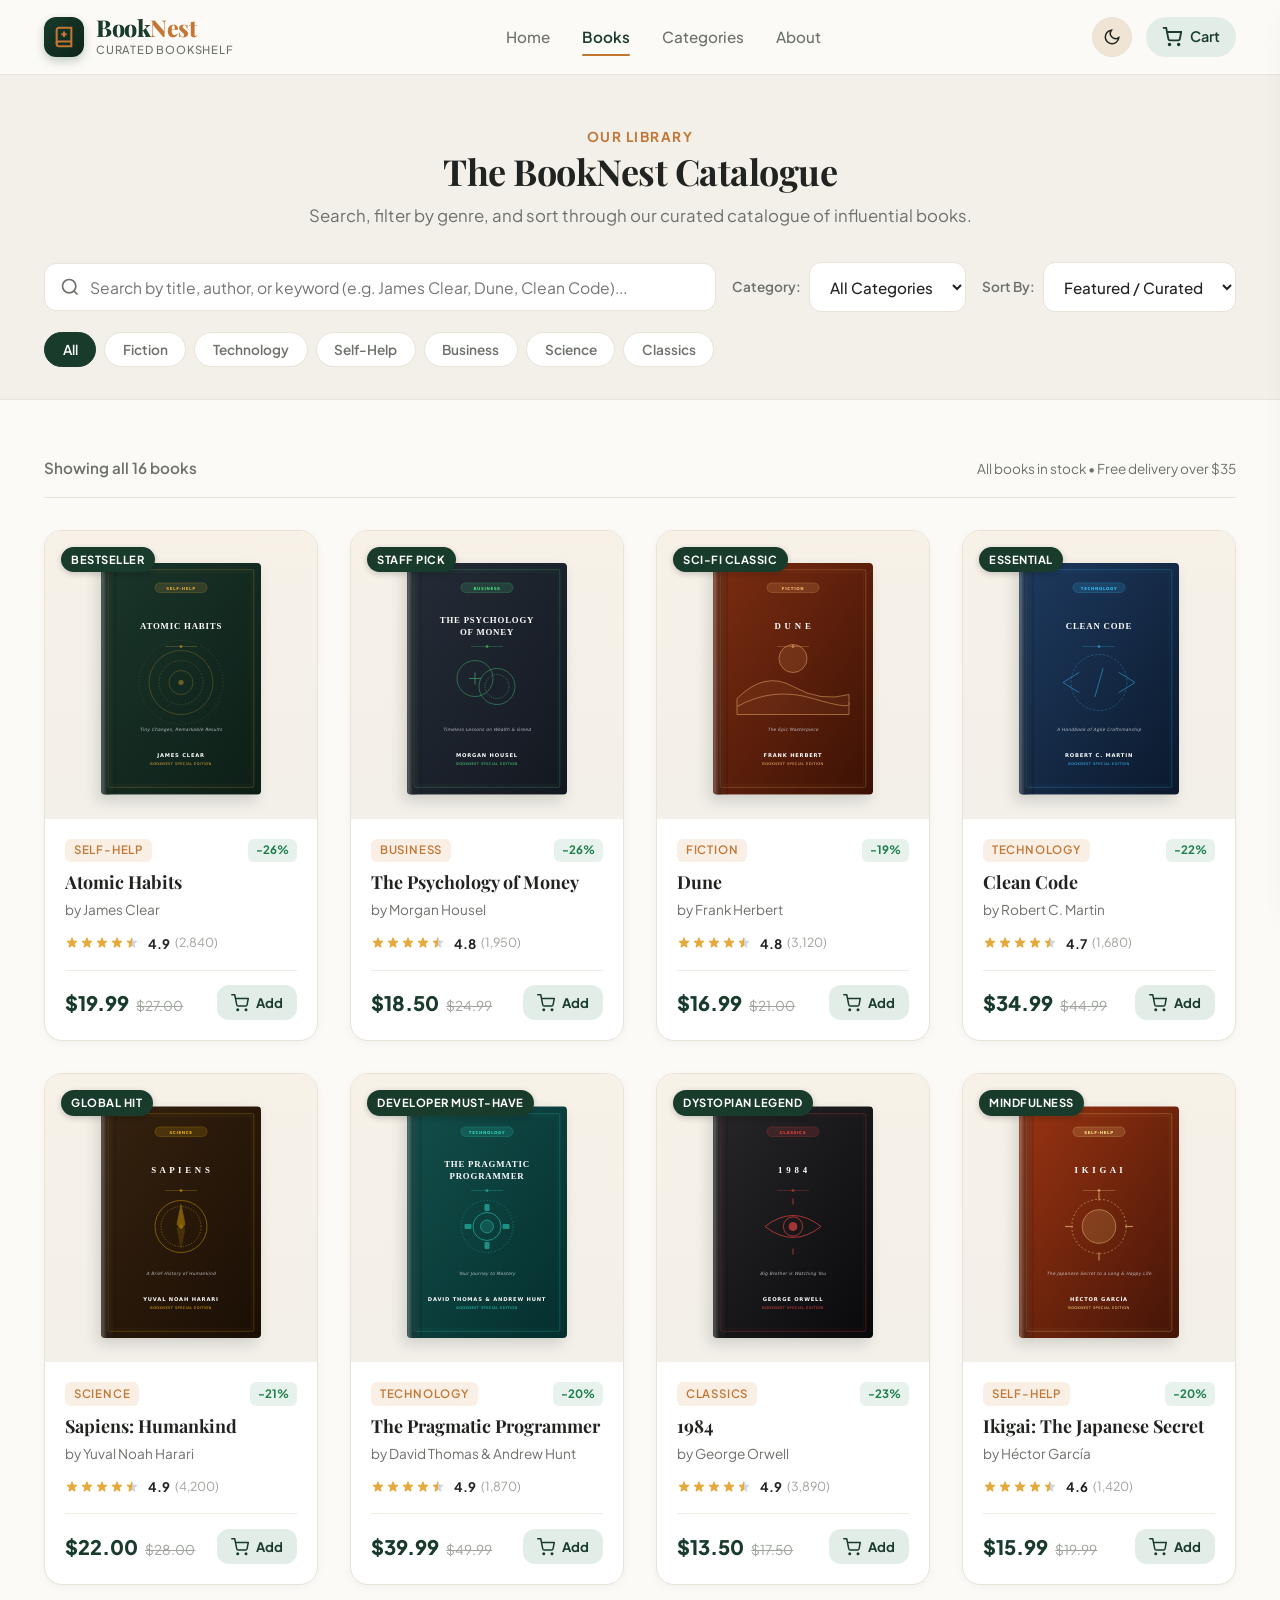
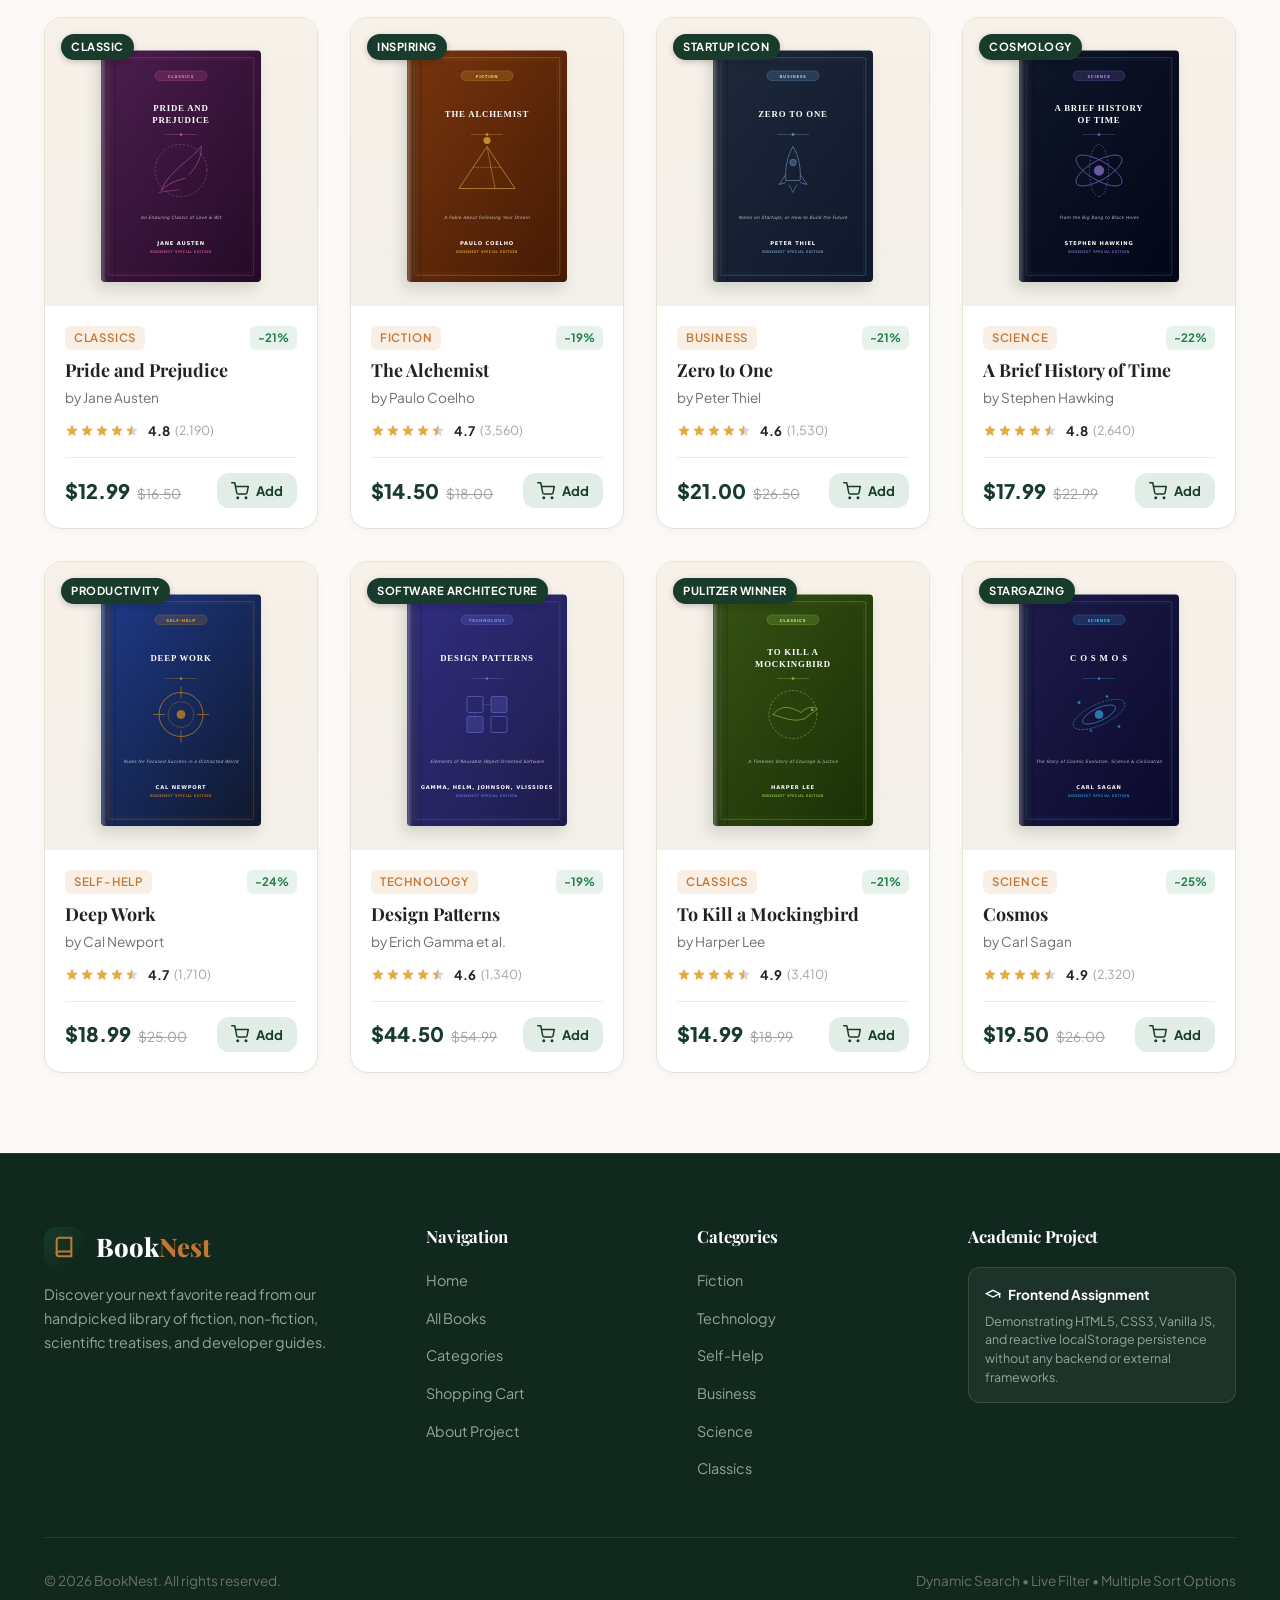
<file: books.html>
<!DOCTYPE html>
<html lang="en" data-theme="light">
<head>
  <meta charset="UTF-8">
  <meta name="viewport" content="width=device-width, initial-scale=1.0">
  <title>Books Catalogue — BookNest | Curated Bookstore</title>
  <meta name="description" content="Explore our complete collection of handpicked books across fiction, technology, self-help, business, science, and classics.">
  <link rel="stylesheet" href="css/style.css">
  <link rel="icon" href="data:image/svg+xml,<svg xmlns='http://www.w3.org/2000/svg' viewBox='0 0 24 24' fill='%23C47735'><path d='M4 19.5A2.5 2.5 0 0 1 6.5 17H20'/><path d='M6.5 2H20v20H6.5A2.5 2.5 0 0 1 4 19.5v-15A2.5 2.5 0 0 1 6.5 2z'/></svg>">
</head>
<body>

  <!-- Sticky Site Navigation Header -->
  <header class="site-header" id="header">
    <div class="container nav-container">
      <a href="index.html" class="brand-logo" aria-label="BookNest Home">
        <div class="logo-icon">
          <svg viewBox="0 0 24 24" width="22" height="22" fill="none" stroke="currentColor" stroke-width="2.2">
            <path d="M4 19.5A2.5 2.5 0 0 1 6.5 17H20"></path>
            <path d="M6.5 2H20v20H6.5A2.5 2.5 0 0 1 4 19.5v-15A2.5 2.5 0 0 1 6.5 2z"></path>
            <path d="M12 6v6"></path>
            <path d="M9 9h6"></path>
          </svg>
        </div>
        <div class="logo-text-group">
          <span class="logo-title">Book<span>Nest</span></span>
          <span class="logo-tagline">Curated Bookshelf</span>
        </div>
      </a>

      <nav class="desktop-nav" aria-label="Main Navigation">
        <a href="index.html" class="nav-link">Home</a>
        <a href="books.html" class="nav-link active">Books</a>
        <a href="categories.html" class="nav-link">Categories</a>
        <a href="about.html" class="nav-link">About</a>
      </nav>

      <div class="header-actions">
        <button type="button" class="theme-toggle-btn" aria-label="Toggle theme">
          <svg class="icon-sun" viewBox="0 0 24 24" width="18" height="18" fill="none" stroke="currentColor" stroke-width="2" style="display: none;">
            <circle cx="12" cy="12" r="5"></circle>
            <line x1="12" y1="1" x2="12" y2="3"></line>
            <line x1="12" y1="21" x2="12" y2="23"></line>
            <line x1="4.22" y1="4.22" x2="5.64" y2="5.64"></line>
            <line x1="18.36" y1="18.36" x2="19.78" y2="19.78"></line>
            <line x1="1" y1="12" x2="3" y2="12"></line>
            <line x1="21" y1="12" x2="23" y2="12"></line>
            <line x1="4.22" y1="19.78" x2="5.64" y2="18.36"></line>
            <line x1="18.36" y1="5.64" x2="19.78" y2="4.22"></line>
          </svg>
          <svg class="icon-moon" viewBox="0 0 24 24" width="18" height="18" fill="none" stroke="currentColor" stroke-width="2">
            <path d="M21 12.79A9 9 0 1 1 11.21 3 7 7 0 0 0 21 12.79z"></path>
          </svg>
        </button>

        <a href="cart.html" class="cart-nav-btn" aria-label="View Shopping Cart">
          <div class="cart-nav-icon-wrap">
            <svg viewBox="0 0 24 24" width="20" height="20" fill="none" stroke="currentColor" stroke-width="2.2">
              <circle cx="9" cy="21" r="1"></circle>
              <circle cx="20" cy="21" r="1"></circle>
              <path d="M1 1h4l2.68 13.39a2 2 0 0 0 2 1.61h9.72a2 2 0 0 0 2-1.61L23 6H6"></path>
            </svg>
            <span class="cart-badge-count" style="display: none;">0</span>
          </div>
          <span class="cart-nav-text">Cart</span>
        </a>

        <button type="button" class="mobile-nav-toggle" id="mobile-nav-toggle" aria-label="Toggle navigation menu" aria-expanded="false">
          <svg viewBox="0 0 24 24" width="22" height="22" fill="none" stroke="currentColor" stroke-width="2">
            <line x1="3" y1="12" x2="21" y2="12"></line>
            <line x1="3" y1="6" x2="21" y2="6"></line>
            <line x1="3" y1="18" x2="21" y2="18"></line>
          </svg>
        </button>
      </div>
    </div>
  </header>

  <!-- Mobile Drawer Overlay & Menu -->
  <div class="mobile-nav-overlay" id="mobile-nav-overlay"></div>
  <aside class="mobile-nav-drawer" id="mobile-nav-drawer">
    <div class="mobile-drawer-header">
      <div class="brand-logo">
        <div class="logo-icon">
          <svg viewBox="0 0 24 24" width="20" height="20" fill="none" stroke="currentColor" stroke-width="2.2">
            <path d="M4 19.5A2.5 2.5 0 0 1 6.5 17H20"></path>
            <path d="M6.5 2H20v20H6.5A2.5 2.5 0 0 1 4 19.5v-15A2.5 2.5 0 0 1 6.5 2z"></path>
          </svg>
        </div>
        <span class="logo-title">Book<span>Nest</span></span>
      </div>
      <button type="button" class="mobile-drawer-close" id="mobile-nav-close" aria-label="Close menu">&times;</button>
    </div>

    <nav class="mobile-nav-links">
      <a href="index.html" class="mobile-nav-link"><span>Home</span><svg viewBox="0 0 24 24" width="18" height="18" fill="none" stroke="currentColor" stroke-width="2"><polyline points="9 18 15 12 9 6"></polyline></svg></a>
      <a href="books.html" class="mobile-nav-link active"><span>Books Catalogue</span><svg viewBox="0 0 24 24" width="18" height="18" fill="none" stroke="currentColor" stroke-width="2"><polyline points="9 18 15 12 9 6"></polyline></svg></a>
      <a href="categories.html" class="mobile-nav-link"><span>Categories</span><svg viewBox="0 0 24 24" width="18" height="18" fill="none" stroke="currentColor" stroke-width="2"><polyline points="9 18 15 12 9 6"></polyline></svg></a>
      <a href="cart.html" class="mobile-nav-link"><span>Shopping Cart</span><svg viewBox="0 0 24 24" width="18" height="18" fill="none" stroke="currentColor" stroke-width="2"><polyline points="9 18 15 12 9 6"></polyline></svg></a>
      <a href="about.html" class="mobile-nav-link"><span>About Project</span><svg viewBox="0 0 24 24" width="18" height="18" fill="none" stroke="currentColor" stroke-width="2"><polyline points="9 18 15 12 9 6"></polyline></svg></a>
    </nav>
  </aside>

  <!-- Main Catalog Content -->
  <main>
    <!-- Catalog Header & Filter Control Bar -->
    <section class="catalog-page-header">
      <div class="container">
        <div class="section-header text-center" style="margin-bottom: 1.5rem;">
          <span class="section-subtitle">Our Library</span>
          <h1 class="section-title">The BookNest Catalogue</h1>
          <p class="section-desc">Search, filter by genre, and sort through our curated catalogue of influential books.</p>
        </div>

        <!-- Controls: Search, Category Select, Sort Select -->
        <div class="catalog-controls-bar">
          <div class="catalog-search-row">
            <!-- Search Input -->
            <div class="search-input-wrap">
              <svg class="search-input-icon" viewBox="0 0 24 24" width="20" height="20" fill="none" stroke="currentColor" stroke-width="2">
                <circle cx="11" cy="11" r="8"></circle>
                <line x1="21" y1="21" x2="16.65" y2="16.65"></line>
              </svg>
              <input 
                type="text" 
                id="catalog-search-input" 
                class="catalog-search-input" 
                placeholder="Search by title, author, or keyword (e.g. James Clear, Dune, Clean Code)..." 
                aria-label="Search books"
              >
              <button type="button" id="clear-search-btn" class="clear-search-btn" aria-label="Clear search input">&times;</button>
            </div>

            <!-- Category Select (Dropdown) -->
            <div class="catalog-select-group">
              <label for="catalog-category-select" class="catalog-select-label">Category:</label>
              <select id="catalog-category-select" class="catalog-select" aria-label="Filter by category">
                <option value="All">All Categories</option>
                <option value="Fiction">Fiction</option>
                <option value="Technology">Technology</option>
                <option value="Self-Help">Self-Help</option>
                <option value="Business">Business</option>
                <option value="Science">Science</option>
                <option value="Classics">Classics</option>
              </select>
            </div>

            <!-- Sorting Select -->
            <div class="catalog-select-group">
              <label for="catalog-sort-select" class="catalog-select-label">Sort By:</label>
              <select id="catalog-sort-select" class="catalog-select" aria-label="Sort books">
                <option value="featured">Featured / Curated</option>
                <option value="price-asc">Price: Low to High</option>
                <option value="price-desc">Price: High to Low</option>
                <option value="rating-desc">Highest Rated</option>
                <option value="title-asc">Title: A to Z</option>
              </select>
            </div>
          </div>

          <!-- Quick Category Filter Pills -->
          <div class="category-pills-row" id="category-pills-container">
            <button type="button" class="category-pill is-active" data-category="All">All</button>
            <button type="button" class="category-pill" data-category="Fiction">Fiction</button>
            <button type="button" class="category-pill" data-category="Technology">Technology</button>
            <button type="button" class="category-pill" data-category="Self-Help">Self-Help</button>
            <button type="button" class="category-pill" data-category="Business">Business</button>
            <button type="button" class="category-pill" data-category="Science">Science</button>
            <button type="button" class="category-pill" data-category="Classics">Classics</button>
          </div>
        </div>
      </div>
    </section>

    <!-- Books Grid Section -->
    <section style="padding: 3.5rem 0 5rem;">
      <div class="container">
        <!-- Results Counter & Info Bar -->
        <div class="catalog-results-info-bar">
          <span class="results-count-text" id="results-count">Loading collection...</span>
          <span style="font-size: 0.85rem; color: var(--color-text-muted);">
            All books in stock &bull; Free delivery over $35
          </span>
        </div>

        <!-- Dynamic Books Grid -->
        <div class="books-grid" id="books-grid">
          <!-- Populated dynamically via books.js -->
        </div>
      </div>
    </section>
  </main>

  <!-- Quick View Book Modal -->
  <div class="modal-overlay" id="book-quick-modal" role="dialog" aria-modal="true" aria-label="Book Quick View">
    <div class="modal-container">
      <button type="button" class="modal-close-btn" onclick="closeBookModal()" aria-label="Close modal">&times;</button>
      <div class="modal-content-body">
        <!-- Populated via openBookModal() in books.js -->
      </div>
    </div>
  </div>

  <!-- Site Footer -->
  <footer class="site-footer">
    <div class="container">
      <div class="footer-top-grid">
        <div class="footer-brand-col">
          <a href="index.html" class="brand-logo">
            <div class="logo-icon">
              <svg viewBox="0 0 24 24" width="22" height="22" fill="none" stroke="currentColor" stroke-width="2.2">
                <path d="M4 19.5A2.5 2.5 0 0 1 6.5 17H20"></path>
                <path d="M6.5 2H20v20H6.5A2.5 2.5 0 0 1 4 19.5v-15A2.5 2.5 0 0 1 6.5 2z"></path>
              </svg>
            </div>
            <span class="footer-logo-title">Book<span>Nest</span></span>
          </a>
          <p class="footer-bio">
            Discover your next favorite read from our handpicked library of fiction, non-fiction, scientific treatises, and developer guides.
          </p>
        </div>

        <div>
          <h3 class="footer-heading">Navigation</h3>
          <ul class="footer-links-list">
            <li class="footer-link-item"><a href="index.html">Home</a></li>
            <li class="footer-link-item"><a href="books.html">All Books</a></li>
            <li class="footer-link-item"><a href="categories.html">Categories</a></li>
            <li class="footer-link-item"><a href="cart.html">Shopping Cart</a></li>
            <li class="footer-link-item"><a href="about.html">About Project</a></li>
          </ul>
        </div>

        <div>
          <h3 class="footer-heading">Categories</h3>
          <ul class="footer-links-list">
            <li class="footer-link-item"><a href="books.html?category=Fiction">Fiction</a></li>
            <li class="footer-link-item"><a href="books.html?category=Technology">Technology</a></li>
            <li class="footer-link-item"><a href="books.html?category=Self-Help">Self-Help</a></li>
            <li class="footer-link-item"><a href="books.html?category=Business">Business</a></li>
            <li class="footer-link-item"><a href="books.html?category=Science">Science</a></li>
            <li class="footer-link-item"><a href="books.html?category=Classics">Classics</a></li>
          </ul>
        </div>

        <div>
          <h3 class="footer-heading">Academic Project</h3>
          <div class="footer-academic-badge">
            <div class="footer-academic-title">
              <svg viewBox="0 0 24 24" width="16" height="16" fill="none" stroke="currentColor" stroke-width="2"><path d="M22 10v6M2 10l10-5 10 5-10 5z"></path></svg>
              Frontend Assignment
            </div>
            <p class="footer-academic-text">
              Demonstrating HTML5, CSS3, Vanilla JS, and reactive localStorage persistence without any backend or external frameworks.
            </p>
          </div>
        </div>
      </div>

      <div class="footer-bottom-bar">
        <p>&copy; 2026 BookNest. All rights reserved.</p>
        <p>Dynamic Search &bull; Live Filter &bull; Multiple Sort Options</p>
      </div>
    </div>
  </footer>

  <script src="js/books.js"></script>
  <script src="js/cart.js"></script>
  <script src="js/main.js"></script>
</body>
</html>
</file>
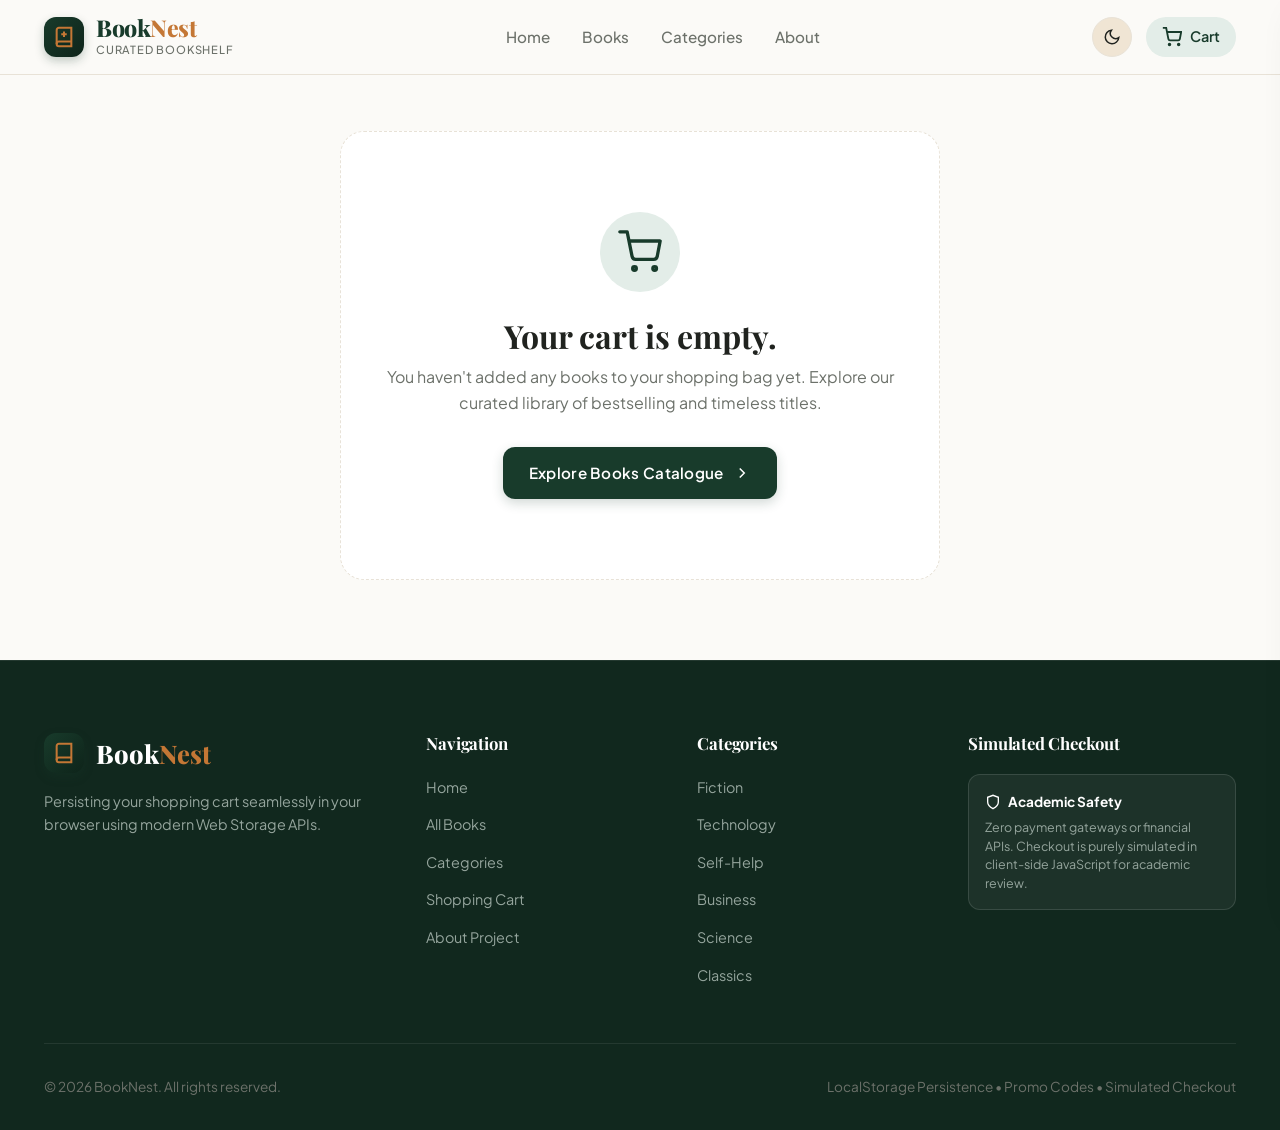
<file: cart.html>
<!DOCTYPE html>
<html lang="en" data-theme="light">
<head>
  <meta charset="UTF-8">
  <meta name="viewport" content="width=device-width, initial-scale=1.0">
  <title>Shopping Cart — BookNest | Your Book Bag</title>
  <meta name="description" content="Review your selected books, modify quantities, apply discount codes, and simulate checkout in your BookNest shopping cart.">
  <link rel="stylesheet" href="css/style.css">
  <link rel="icon" href="data:image/svg+xml,<svg xmlns='http://www.w3.org/2000/svg' viewBox='0 0 24 24' fill='%23C47735'><path d='M4 19.5A2.5 2.5 0 0 1 6.5 17H20'/><path d='M6.5 2H20v20H6.5A2.5 2.5 0 0 1 4 19.5v-15A2.5 2.5 0 0 1 6.5 2z'/></svg>">
</head>
<body>

  <!-- Sticky Site Navigation Header -->
  <header class="site-header" id="header">
    <div class="container nav-container">
      <a href="index.html" class="brand-logo" aria-label="BookNest Home">
        <div class="logo-icon">
          <svg viewBox="0 0 24 24" width="22" height="22" fill="none" stroke="currentColor" stroke-width="2.2">
            <path d="M4 19.5A2.5 2.5 0 0 1 6.5 17H20"></path>
            <path d="M6.5 2H20v20H6.5A2.5 2.5 0 0 1 4 19.5v-15A2.5 2.5 0 0 1 6.5 2z"></path>
            <path d="M12 6v6"></path>
            <path d="M9 9h6"></path>
          </svg>
        </div>
        <div class="logo-text-group">
          <span class="logo-title">Book<span>Nest</span></span>
          <span class="logo-tagline">Curated Bookshelf</span>
        </div>
      </a>

      <nav class="desktop-nav" aria-label="Main Navigation">
        <a href="index.html" class="nav-link">Home</a>
        <a href="books.html" class="nav-link">Books</a>
        <a href="categories.html" class="nav-link">Categories</a>
        <a href="about.html" class="nav-link">About</a>
      </nav>

      <div class="header-actions">
        <button type="button" class="theme-toggle-btn" aria-label="Toggle theme">
          <svg class="icon-sun" viewBox="0 0 24 24" width="18" height="18" fill="none" stroke="currentColor" stroke-width="2" style="display: none;">
            <circle cx="12" cy="12" r="5"></circle>
            <line x1="12" y1="1" x2="12" y2="3"></line>
            <line x1="12" y1="21" x2="12" y2="23"></line>
            <line x1="4.22" y1="4.22" x2="5.64" y2="5.64"></line>
            <line x1="18.36" y1="18.36" x2="19.78" y2="19.78"></line>
            <line x1="1" y1="12" x2="3" y2="12"></line>
            <line x1="21" y1="12" x2="23" y2="12"></line>
            <line x1="4.22" y1="19.78" x2="5.64" y2="18.36"></line>
            <line x1="18.36" y1="5.64" x2="19.78" y2="4.22"></line>
          </svg>
          <svg class="icon-moon" viewBox="0 0 24 24" width="18" height="18" fill="none" stroke="currentColor" stroke-width="2">
            <path d="M21 12.79A9 9 0 1 1 11.21 3 7 7 0 0 0 21 12.79z"></path>
          </svg>
        </button>

        <a href="cart.html" class="cart-nav-btn active" aria-label="View Shopping Cart">
          <div class="cart-nav-icon-wrap">
            <svg viewBox="0 0 24 24" width="20" height="20" fill="none" stroke="currentColor" stroke-width="2.2">
              <circle cx="9" cy="21" r="1"></circle>
              <circle cx="20" cy="21" r="1"></circle>
              <path d="M1 1h4l2.68 13.39a2 2 0 0 0 2 1.61h9.72a2 2 0 0 0 2-1.61L23 6H6"></path>
            </svg>
            <span class="cart-badge-count" style="display: none;">0</span>
          </div>
          <span class="cart-nav-text">Cart</span>
        </a>

        <button type="button" class="mobile-nav-toggle" id="mobile-nav-toggle" aria-label="Toggle navigation menu" aria-expanded="false">
          <svg viewBox="0 0 24 24" width="22" height="22" fill="none" stroke="currentColor" stroke-width="2">
            <line x1="3" y1="12" x2="21" y2="12"></line>
            <line x1="3" y1="6" x2="21" y2="6"></line>
            <line x1="3" y1="18" x2="21" y2="18"></line>
          </svg>
        </button>
      </div>
    </div>
  </header>

  <!-- Mobile Navigation Drawer -->
  <div class="mobile-nav-overlay" id="mobile-nav-overlay"></div>
  <aside class="mobile-nav-drawer" id="mobile-nav-drawer">
    <div class="mobile-drawer-header">
      <div class="brand-logo">
        <div class="logo-icon">
          <svg viewBox="0 0 24 24" width="20" height="20" fill="none" stroke="currentColor" stroke-width="2.2">
            <path d="M4 19.5A2.5 2.5 0 0 1 6.5 17H20"></path>
            <path d="M6.5 2H20v20H6.5A2.5 2.5 0 0 1 4 19.5v-15A2.5 2.5 0 0 1 6.5 2z"></path>
          </svg>
        </div>
        <span class="logo-title">Book<span>Nest</span></span>
      </div>
      <button type="button" class="mobile-drawer-close" id="mobile-nav-close" aria-label="Close menu">&times;</button>
    </div>

    <nav class="mobile-nav-links">
      <a href="index.html" class="mobile-nav-link"><span>Home</span><svg viewBox="0 0 24 24" width="18" height="18" fill="none" stroke="currentColor" stroke-width="2"><polyline points="9 18 15 12 9 6"></polyline></svg></a>
      <a href="books.html" class="mobile-nav-link"><span>Books Catalogue</span><svg viewBox="0 0 24 24" width="18" height="18" fill="none" stroke="currentColor" stroke-width="2"><polyline points="9 18 15 12 9 6"></polyline></svg></a>
      <a href="categories.html" class="mobile-nav-link"><span>Categories</span><svg viewBox="0 0 24 24" width="18" height="18" fill="none" stroke="currentColor" stroke-width="2"><polyline points="9 18 15 12 9 6"></polyline></svg></a>
      <a href="cart.html" class="mobile-nav-link active"><span>Shopping Cart</span><svg viewBox="0 0 24 24" width="18" height="18" fill="none" stroke="currentColor" stroke-width="2"><polyline points="9 18 15 12 9 6"></polyline></svg></a>
      <a href="about.html" class="mobile-nav-link"><span>About Project</span><svg viewBox="0 0 24 24" width="18" height="18" fill="none" stroke="currentColor" stroke-width="2"><polyline points="9 18 15 12 9 6"></polyline></svg></a>
    </nav>
  </aside>

  <!-- Main Shopping Cart Content -->
  <main>
    <section class="cart-page-section">
      <div class="container">
        <!-- Empty Cart State Banner -->
        <div class="cart-empty-state" id="cart-empty-state" style="display: none;">
          <div class="empty-cart-icon">
            <svg viewBox="0 0 24 24" width="44" height="44" fill="none" stroke="currentColor" stroke-width="1.8" stroke-linecap="round" stroke-linejoin="round">
              <circle cx="9" cy="21" r="1"></circle>
              <circle cx="20" cy="21" r="1"></circle>
              <path d="M1 1h4l2.68 13.39a2 2 0 0 0 2 1.61h9.72a2 2 0 0 0 2-1.61L23 6H6"></path>
            </svg>
          </div>
          <h2>Your cart is empty.</h2>
          <p>You haven't added any books to your shopping bag yet. Explore our curated library of bestselling and timeless titles.</p>
          <a href="books.html" class="btn-primary">
            <span>Explore Books Catalogue</span>
            <svg viewBox="0 0 24 24" width="18" height="18" fill="none" stroke="currentColor" stroke-width="2"><polyline points="9 18 15 12 9 6"></polyline></svg>
          </a>
        </div>

        <!-- Populated Cart 2-Column Layout -->
        <div class="cart-layout-grid" id="cart-layout-wrapper" style="display: none;">
          <!-- Left Column: Items List -->
          <div id="cart-items-container">
            <!-- Dynamically populated via Cart.renderCartPage() in cart.js -->
          </div>

          <!-- Right Column: Order Summary Card -->
          <div id="cart-summary-col">
            <!-- Dynamically populated via Cart.renderCartPage() in cart.js -->
          </div>
        </div>
      </div>
    </section>
  </main>

  <!-- Simulated Checkout Modal -->
  <div class="modal-overlay" id="checkout-modal" role="dialog" aria-modal="true" aria-label="Simulated Checkout">
    <div class="modal-container" style="max-width: 640px;">
      <button type="button" class="modal-close-btn" onclick="Cart.closeCheckoutModal()" aria-label="Close modal">&times;</button>
      <div class="checkout-modal-content">
        <h2 class="checkout-modal-title">Simulate Checkout</h2>
        <p class="checkout-modal-subtitle">
          This frontend-only demo simulates shipping address collection and payment processing with browser-side validation.
        </p>

        <form id="checkout-form" onsubmit="Cart.submitSimulatedOrder(event)">
          <div class="checkout-form-grid">
            <div class="form-group form-group-full">
              <label for="customerName">Full Name *</label>
              <input type="text" id="customerName" name="customerName" placeholder="e.g. Eleanor Vance" required value="Alex Morgan">
            </div>

            <div class="form-group form-group-full">
              <label for="customerEmail">Email Address (for order receipt) *</label>
              <input type="email" id="customerEmail" name="customerEmail" placeholder="e.g. alex@example.com" required value="reader@booknest.local">
            </div>

            <div class="form-group form-group-full">
              <label for="shippingAddress">Street Address *</label>
              <input type="text" id="shippingAddress" name="shippingAddress" placeholder="e.g. 742 Evergreen Terrace" required value="42 Bibliophile Boulevard, Apt 4B">
            </div>

            <div class="form-group">
              <label for="city">City *</label>
              <input type="text" id="city" name="city" required value="Boston">
            </div>

            <div class="form-group">
              <label for="postalCode">Postal / ZIP Code *</label>
              <input type="text" id="postalCode" name="postalCode" required value="02108">
            </div>
          </div>

          <!-- Simulated Payment Options -->
          <div class="payment-options-group">
            <label style="font-size: 0.85rem; font-weight: 700; color: var(--color-text);">Simulated Payment Method:</label>
            <div class="payment-options-grid">
              <label class="payment-radio-card">
                <input type="radio" name="paymentMethod" value="card" checked>
                <span>Credit / Debit Card (Demo)</span>
              </label>
              <label class="payment-radio-card">
                <input type="radio" name="paymentMethod" value="cod">
                <span>Pay on Delivery (Demo)</span>
              </label>
            </div>
          </div>

          <!-- Order Summary in Modal -->
          <div class="checkout-items-preview">
            <div style="font-size: 0.85rem; font-weight: 700; margin-bottom: 0.5rem;">Order Overview:</div>
            <div id="checkout-modal-items-list">
              <!-- Dynamically populated -->
            </div>
            <div class="checkout-modal-total-row">
              <span>Grand Total:</span>
              <span id="checkout-modal-total" style="color: var(--color-primary); font-size: 1.35rem;">$0.00</span>
            </div>
          </div>

          <button type="submit" class="btn-checkout-primary" style="margin-bottom: 0;">
            <svg viewBox="0 0 24 24" width="20" height="20" fill="none" stroke="currentColor" stroke-width="2">
              <path d="M22 11.08V12a10 10 0 1 1-5.93-9.14"></path>
              <polyline points="22 4 12 14.01 9 11.01"></polyline>
            </svg>
            Complete Simulated Order
          </button>
        </form>
      </div>
    </div>
  </div>

  <!-- Site Footer -->
  <footer class="site-footer">
    <div class="container">
      <div class="footer-top-grid">
        <div class="footer-brand-col">
          <a href="index.html" class="brand-logo">
            <div class="logo-icon">
              <svg viewBox="0 0 24 24" width="22" height="22" fill="none" stroke="currentColor" stroke-width="2.2">
                <path d="M4 19.5A2.5 2.5 0 0 1 6.5 17H20"></path>
                <path d="M6.5 2H20v20H6.5A2.5 2.5 0 0 1 4 19.5v-15A2.5 2.5 0 0 1 6.5 2z"></path>
              </svg>
            </div>
            <span class="footer-logo-title">Book<span>Nest</span></span>
          </a>
          <p class="footer-bio">
            Persisting your shopping cart seamlessly in your browser using modern Web Storage APIs.
          </p>
        </div>

        <div>
          <h3 class="footer-heading">Navigation</h3>
          <ul class="footer-links-list">
            <li class="footer-link-item"><a href="index.html">Home</a></li>
            <li class="footer-link-item"><a href="books.html">All Books</a></li>
            <li class="footer-link-item"><a href="categories.html">Categories</a></li>
            <li class="footer-link-item"><a href="cart.html">Shopping Cart</a></li>
            <li class="footer-link-item"><a href="about.html">About Project</a></li>
          </ul>
        </div>

        <div>
          <h3 class="footer-heading">Categories</h3>
          <ul class="footer-links-list">
            <li class="footer-link-item"><a href="books.html?category=Fiction">Fiction</a></li>
            <li class="footer-link-item"><a href="books.html?category=Technology">Technology</a></li>
            <li class="footer-link-item"><a href="books.html?category=Self-Help">Self-Help</a></li>
            <li class="footer-link-item"><a href="books.html?category=Business">Business</a></li>
            <li class="footer-link-item"><a href="books.html?category=Science">Science</a></li>
            <li class="footer-link-item"><a href="books.html?category=Classics">Classics</a></li>
          </ul>
        </div>

        <div>
          <h3 class="footer-heading">Simulated Checkout</h3>
          <div class="footer-academic-badge">
            <div class="footer-academic-title">
              <svg viewBox="0 0 24 24" width="16" height="16" fill="none" stroke="currentColor" stroke-width="2"><path d="M12 22s8-4 8-10V5l-8-3-8 3v7c0 6 8 10 8 10z"></path></svg>
              Academic Safety
            </div>
            <p class="footer-academic-text">
              Zero payment gateways or financial APIs. Checkout is purely simulated in client-side JavaScript for academic review.
            </p>
          </div>
        </div>
      </div>

      <div class="footer-bottom-bar">
        <p>&copy; 2026 BookNest. All rights reserved.</p>
        <p>LocalStorage Persistence &bull; Promo Codes &bull; Simulated Checkout</p>
      </div>
    </div>
  </footer>

  <script src="js/books.js"></script>
  <script src="js/cart.js"></script>
  <script src="js/main.js"></script>
</body>
</html>
</file>
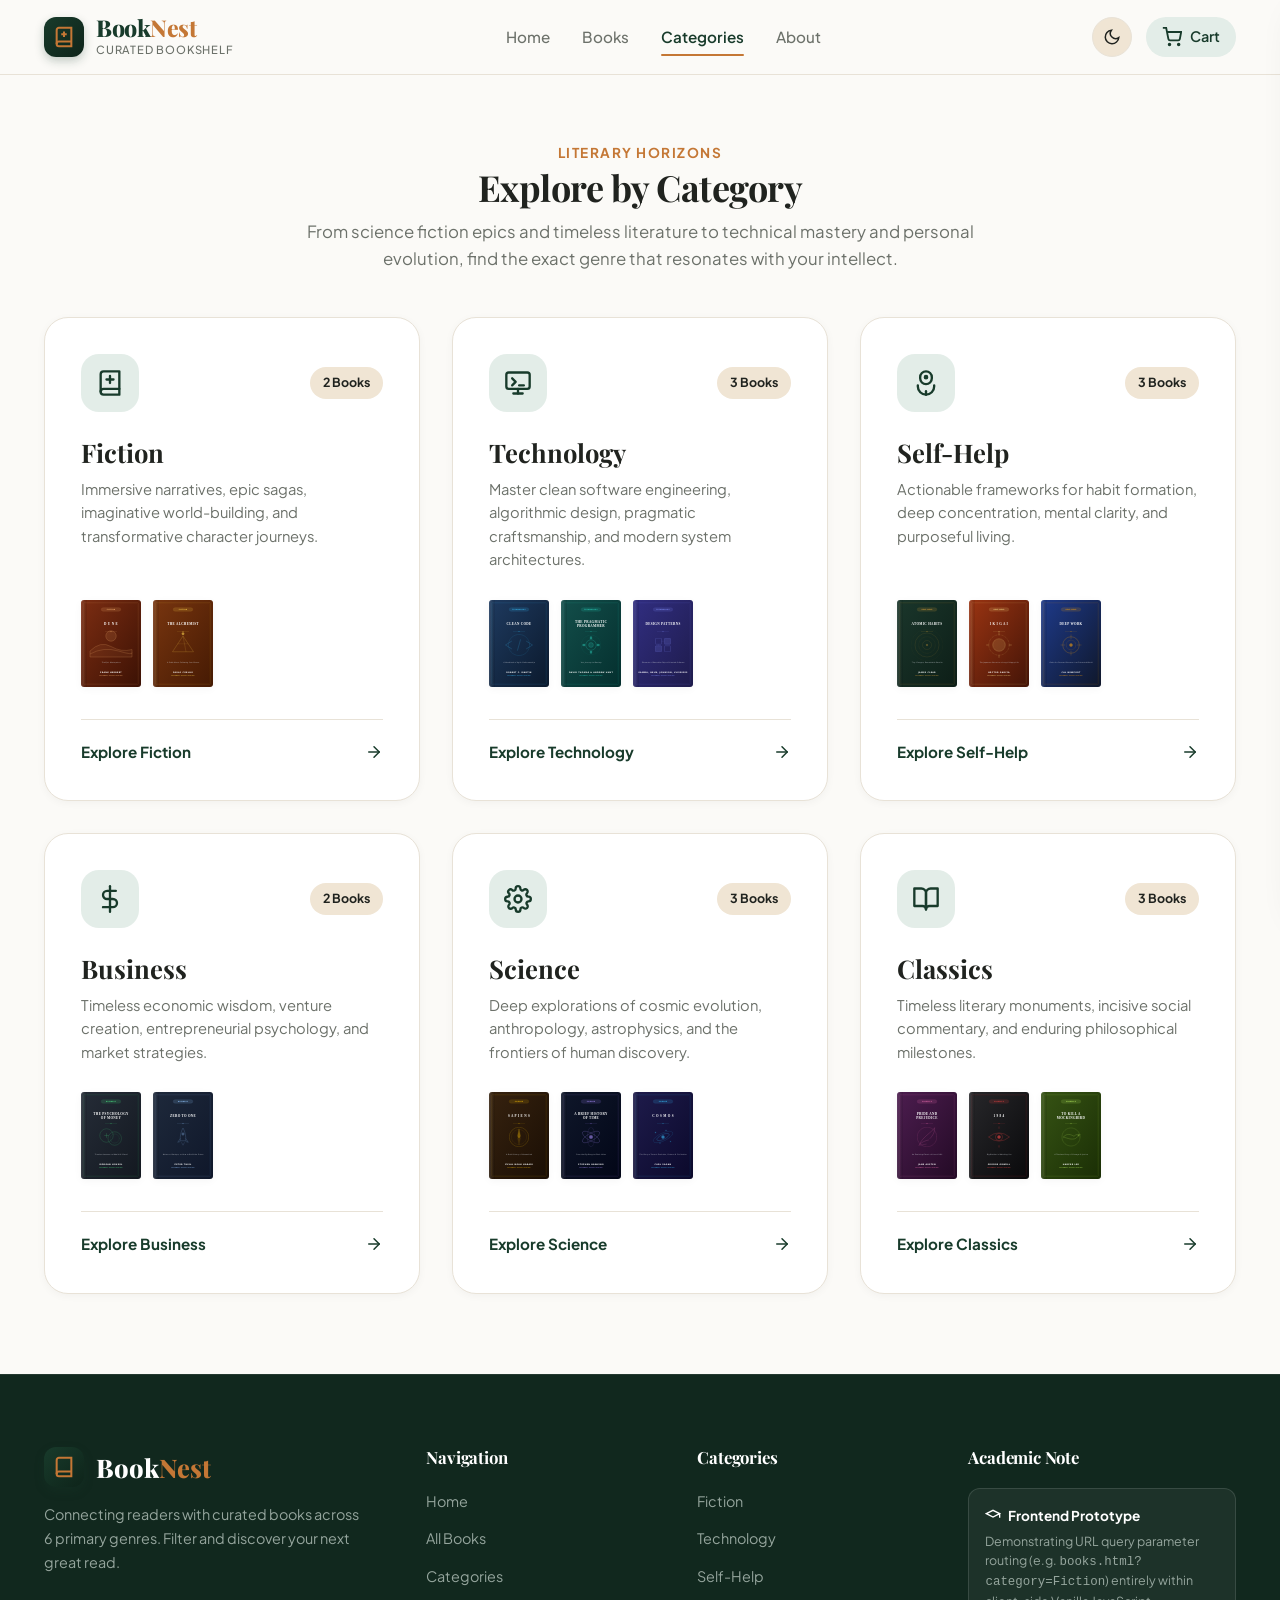
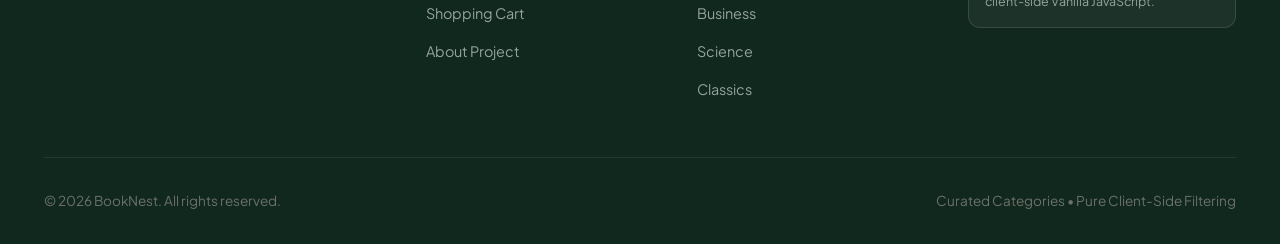
<file: categories.html>
<!DOCTYPE html>
<html lang="en" data-theme="light">
<head>
  <meta charset="UTF-8">
  <meta name="viewport" content="width=device-width, initial-scale=1.0">
  <title>Book Categories — BookNest | Explore Genres</title>
  <meta name="description" content="Browse books by genre: Fiction, Technology, Self-Help, Business, Science, and Classics.">
  <link rel="stylesheet" href="css/style.css">
  <link rel="icon" href="data:image/svg+xml,<svg xmlns='http://www.w3.org/2000/svg' viewBox='0 0 24 24' fill='%23C47735'><path d='M4 19.5A2.5 2.5 0 0 1 6.5 17H20'/><path d='M6.5 2H20v20H6.5A2.5 2.5 0 0 1 4 19.5v-15A2.5 2.5 0 0 1 6.5 2z'/></svg>">
</head>
<body>

  <!-- Sticky Site Navigation Header -->
  <header class="site-header" id="header">
    <div class="container nav-container">
      <a href="index.html" class="brand-logo" aria-label="BookNest Home">
        <div class="logo-icon">
          <svg viewBox="0 0 24 24" width="22" height="22" fill="none" stroke="currentColor" stroke-width="2.2">
            <path d="M4 19.5A2.5 2.5 0 0 1 6.5 17H20"></path>
            <path d="M6.5 2H20v20H6.5A2.5 2.5 0 0 1 4 19.5v-15A2.5 2.5 0 0 1 6.5 2z"></path>
            <path d="M12 6v6"></path>
            <path d="M9 9h6"></path>
          </svg>
        </div>
        <div class="logo-text-group">
          <span class="logo-title">Book<span>Nest</span></span>
          <span class="logo-tagline">Curated Bookshelf</span>
        </div>
      </a>

      <nav class="desktop-nav" aria-label="Main Navigation">
        <a href="index.html" class="nav-link">Home</a>
        <a href="books.html" class="nav-link">Books</a>
        <a href="categories.html" class="nav-link active">Categories</a>
        <a href="about.html" class="nav-link">About</a>
      </nav>

      <div class="header-actions">
        <button type="button" class="theme-toggle-btn" aria-label="Toggle theme">
          <svg class="icon-sun" viewBox="0 0 24 24" width="18" height="18" fill="none" stroke="currentColor" stroke-width="2" style="display: none;">
            <circle cx="12" cy="12" r="5"></circle>
            <line x1="12" y1="1" x2="12" y2="3"></line>
            <line x1="12" y1="21" x2="12" y2="23"></line>
            <line x1="4.22" y1="4.22" x2="5.64" y2="5.64"></line>
            <line x1="18.36" y1="18.36" x2="19.78" y2="19.78"></line>
            <line x1="1" y1="12" x2="3" y2="12"></line>
            <line x1="21" y1="12" x2="23" y2="12"></line>
            <line x1="4.22" y1="19.78" x2="5.64" y2="18.36"></line>
            <line x1="18.36" y1="5.64" x2="19.78" y2="4.22"></line>
          </svg>
          <svg class="icon-moon" viewBox="0 0 24 24" width="18" height="18" fill="none" stroke="currentColor" stroke-width="2">
            <path d="M21 12.79A9 9 0 1 1 11.21 3 7 7 0 0 0 21 12.79z"></path>
          </svg>
        </button>

        <a href="cart.html" class="cart-nav-btn" aria-label="View Shopping Cart">
          <div class="cart-nav-icon-wrap">
            <svg viewBox="0 0 24 24" width="20" height="20" fill="none" stroke="currentColor" stroke-width="2.2">
              <circle cx="9" cy="21" r="1"></circle>
              <circle cx="20" cy="21" r="1"></circle>
              <path d="M1 1h4l2.68 13.39a2 2 0 0 0 2 1.61h9.72a2 2 0 0 0 2-1.61L23 6H6"></path>
            </svg>
            <span class="cart-badge-count" style="display: none;">0</span>
          </div>
          <span class="cart-nav-text">Cart</span>
        </a>

        <button type="button" class="mobile-nav-toggle" id="mobile-nav-toggle" aria-label="Toggle navigation menu" aria-expanded="false">
          <svg viewBox="0 0 24 24" width="22" height="22" fill="none" stroke="currentColor" stroke-width="2">
            <line x1="3" y1="12" x2="21" y2="12"></line>
            <line x1="3" y1="6" x2="21" y2="6"></line>
            <line x1="3" y1="18" x2="21" y2="18"></line>
          </svg>
        </button>
      </div>
    </div>
  </header>

  <!-- Mobile Navigation Drawer -->
  <div class="mobile-nav-overlay" id="mobile-nav-overlay"></div>
  <aside class="mobile-nav-drawer" id="mobile-nav-drawer">
    <div class="mobile-drawer-header">
      <div class="brand-logo">
        <div class="logo-icon">
          <svg viewBox="0 0 24 24" width="20" height="20" fill="none" stroke="currentColor" stroke-width="2.2">
            <path d="M4 19.5A2.5 2.5 0 0 1 6.5 17H20"></path>
            <path d="M6.5 2H20v20H6.5A2.5 2.5 0 0 1 4 19.5v-15A2.5 2.5 0 0 1 6.5 2z"></path>
          </svg>
        </div>
        <span class="logo-title">Book<span>Nest</span></span>
      </div>
      <button type="button" class="mobile-drawer-close" id="mobile-nav-close" aria-label="Close menu">&times;</button>
    </div>

    <nav class="mobile-nav-links">
      <a href="index.html" class="mobile-nav-link"><span>Home</span><svg viewBox="0 0 24 24" width="18" height="18" fill="none" stroke="currentColor" stroke-width="2"><polyline points="9 18 15 12 9 6"></polyline></svg></a>
      <a href="books.html" class="mobile-nav-link"><span>Books Catalogue</span><svg viewBox="0 0 24 24" width="18" height="18" fill="none" stroke="currentColor" stroke-width="2"><polyline points="9 18 15 12 9 6"></polyline></svg></a>
      <a href="categories.html" class="mobile-nav-link active"><span>Categories</span><svg viewBox="0 0 24 24" width="18" height="18" fill="none" stroke="currentColor" stroke-width="2"><polyline points="9 18 15 12 9 6"></polyline></svg></a>
      <a href="cart.html" class="mobile-nav-link"><span>Shopping Cart</span><svg viewBox="0 0 24 24" width="18" height="18" fill="none" stroke="currentColor" stroke-width="2"><polyline points="9 18 15 12 9 6"></polyline></svg></a>
      <a href="about.html" class="mobile-nav-link"><span>About Project</span><svg viewBox="0 0 24 24" width="18" height="18" fill="none" stroke="currentColor" stroke-width="2"><polyline points="9 18 15 12 9 6"></polyline></svg></a>
    </nav>
  </aside>

  <!-- Categories Page Content -->
  <main>
    <section style="padding: 4rem 0 5rem;">
      <div class="container">
        <!-- Page Header -->
        <div class="section-header text-center">
          <span class="section-subtitle">Literary Horizons</span>
          <h1 class="section-title">Explore by Category</h1>
          <p class="section-desc">From science fiction epics and timeless literature to technical mastery and personal evolution, find the exact genre that resonates with your intellect.</p>
        </div>

        <!-- Full Categories Grid -->
        <div class="categories-full-grid" id="categories-full-grid">
          <!-- Populated dynamically via main.js from CATEGORIES_DATA -->
        </div>
      </div>
    </section>
  </main>

  <!-- Site Footer -->
  <footer class="site-footer">
    <div class="container">
      <div class="footer-top-grid">
        <div class="footer-brand-col">
          <a href="index.html" class="brand-logo">
            <div class="logo-icon">
              <svg viewBox="0 0 24 24" width="22" height="22" fill="none" stroke="currentColor" stroke-width="2.2">
                <path d="M4 19.5A2.5 2.5 0 0 1 6.5 17H20"></path>
                <path d="M6.5 2H20v20H6.5A2.5 2.5 0 0 1 4 19.5v-15A2.5 2.5 0 0 1 6.5 2z"></path>
              </svg>
            </div>
            <span class="footer-logo-title">Book<span>Nest</span></span>
          </a>
          <p class="footer-bio">
            Connecting readers with curated books across 6 primary genres. Filter and discover your next great read.
          </p>
        </div>

        <div>
          <h3 class="footer-heading">Navigation</h3>
          <ul class="footer-links-list">
            <li class="footer-link-item"><a href="index.html">Home</a></li>
            <li class="footer-link-item"><a href="books.html">All Books</a></li>
            <li class="footer-link-item"><a href="categories.html">Categories</a></li>
            <li class="footer-link-item"><a href="cart.html">Shopping Cart</a></li>
            <li class="footer-link-item"><a href="about.html">About Project</a></li>
          </ul>
        </div>

        <div>
          <h3 class="footer-heading">Categories</h3>
          <ul class="footer-links-list">
            <li class="footer-link-item"><a href="books.html?category=Fiction">Fiction</a></li>
            <li class="footer-link-item"><a href="books.html?category=Technology">Technology</a></li>
            <li class="footer-link-item"><a href="books.html?category=Self-Help">Self-Help</a></li>
            <li class="footer-link-item"><a href="books.html?category=Business">Business</a></li>
            <li class="footer-link-item"><a href="books.html?category=Science">Science</a></li>
            <li class="footer-link-item"><a href="books.html?category=Classics">Classics</a></li>
          </ul>
        </div>

        <div>
          <h3 class="footer-heading">Academic Note</h3>
          <div class="footer-academic-badge">
            <div class="footer-academic-title">
              <svg viewBox="0 0 24 24" width="16" height="16" fill="none" stroke="currentColor" stroke-width="2"><path d="M22 10v6M2 10l10-5 10 5-10 5z"></path></svg>
              Frontend Prototype
            </div>
            <p class="footer-academic-text">
              Demonstrating URL query parameter routing (e.g. <code>books.html?category=Fiction</code>) entirely within client-side Vanilla JavaScript.
            </p>
          </div>
        </div>
      </div>

      <div class="footer-bottom-bar">
        <p>&copy; 2026 BookNest. All rights reserved.</p>
        <p>Curated Categories &bull; Pure Client-Side Filtering</p>
      </div>
    </div>
  </footer>

  <script src="js/books.js"></script>
  <script src="js/cart.js"></script>
  <script src="js/main.js"></script>
</body>
</html>
</file>
<file: css/style.css>
/* ==========================================================================
   BookNest - Modern Online Bookstore Stylesheet
   Color Palette:
   - Primary dark green: #183B2B
   - Accent warm orange: #C47735
   - Cream background: #FBFAF7
   - Light beige: #F0E5D4
   - Dark text: #20231F
   - Muted text: #6C716A
   ========================================================================== */

@import url('https://fonts.googleapis.com/css2?family=Playfair+Display:ital,wght@0,500;0,600;0,700;0,800;1,400;1,600&family=Plus+Jakarta+Sans:wght@300;400;500;600;700&display=swap');

/* --- CSS Variables & Design Tokens --- */
:root {
  /* Color Palette - Light Mode (Default) */
  --color-primary: #183B2B;
  --color-primary-hover: #22513B;
  --color-primary-light: #E3EDE8;
  --color-primary-subtle: rgba(24, 59, 43, 0.05);

  --color-accent: #C47735;
  --color-accent-hover: #A86127;
  --color-accent-light: #F9EFE5;
  --color-accent-subtle: rgba(196, 119, 53, 0.1);

  --color-bg: #FBFAF7;
  --color-bg-secondary: #F3EFE9;
  --color-bg-card: #FFFFFF;
  --color-bg-card-hover: #FFFFFF;
  --color-beige: #F0E5D4;
  --color-beige-subtle: #F7F1E8;

  --color-text: #20231F;
  --color-text-muted: #6C716A;
  --color-text-light: #9EA59C;
  --color-border: #E8E2D7;
  --color-border-subtle: #F0EBE2;

  --color-success: #1E7E4B;
  --color-danger: #D32F2F;
  --color-warning: #D97706;
  --color-info: #2563EB;

  --nav-bg: rgba(251, 250, 247, 0.94);
  --footer-bg: #11281E;
  --footer-text: #DFE8E2;
  --footer-muted: #95A59D;

  --shadow-sm: 0 2px 8px rgba(32, 35, 31, 0.04);
  --shadow-md: 0 6px 20px rgba(24, 59, 43, 0.07);
  --shadow-lg: 0 16px 36px rgba(24, 59, 43, 0.12);
  --shadow-book: -4px 6px 14px rgba(24, 59, 43, 0.16);

  --font-serif: 'Playfair Display', Georgia, Cambria, serif;
  --font-sans: 'Plus Jakarta Sans', system-ui, -apple-system, BlinkMacSystemFont, 'Segoe UI', Roboto, sans-serif;

  --radius-sm: 6px;
  --radius-md: 12px;
  --radius-lg: 18px;
  --radius-xl: 24px;
  --radius-full: 9999px;

  --transition-fast: 0.18s ease;
  --transition-normal: 0.28s ease;
  --transition-smooth: 0.4s cubic-bezier(0.16, 1, 0.3, 1);

  --container-max-width: 1240px;
}

/* Dark Mode Theme Variables */
[data-theme="dark"] {
  --color-primary: #347253;
  --color-primary-hover: #418A65;
  --color-primary-light: #16271F;
  --color-primary-subtle: rgba(52, 114, 83, 0.15);

  --color-accent: #DC8B46;
  --color-accent-hover: #EE9E5A;
  --color-accent-light: #2C2016;
  --color-accent-subtle: rgba(220, 139, 70, 0.15);

  --color-bg: #111613;
  --color-bg-secondary: #171E1A;
  --color-bg-card: #1C2420;
  --color-bg-card-hover: #222C27;
  --color-beige: #25332B;
  --color-beige-subtle: #1F2A23;

  --color-text: #F2EFE9;
  --color-text-muted: #9DA8A1;
  --color-text-light: #6E7B73;
  --color-border: #2A3830;
  --color-border-subtle: #222E27;

  --nav-bg: rgba(17, 22, 19, 0.94);
  --footer-bg: #0C100E;
  --footer-text: #D5DFD9;
  --footer-muted: #7E8D85;

  --shadow-sm: 0 2px 8px rgba(0, 0, 0, 0.25);
  --shadow-md: 0 6px 20px rgba(0, 0, 0, 0.35);
  --shadow-lg: 0 16px 36px rgba(0, 0, 0, 0.5);
  --shadow-book: -4px 6px 16px rgba(0, 0, 0, 0.45);
}

/* --- Base & Reset --- */
*, *::before, *::after {
  box-sizing: border-box;
  margin: 0;
  padding: 0;
}

html {
  font-size: 16px;
  scroll-behavior: smooth;
  -webkit-font-smoothing: antialiased;
  -moz-osx-font-smoothing: grayscale;
}

body {
  font-family: var(--font-sans);
  background-color: var(--color-bg);
  color: var(--color-text);
  line-height: 1.6;
  min-height: 100vh;
  display: flex;
  flex-direction: column;
  overflow-x: hidden;
  transition: background-color var(--transition-normal), color var(--transition-normal);
}

body.modal-open, body.drawer-open {
  overflow: hidden;
}

img, svg {
  display: block;
  max-width: 100%;
}

a {
  color: inherit;
  text-decoration: none;
  transition: color var(--transition-fast);
}

button {
  font-family: inherit;
  cursor: pointer;
  border: none;
  background: none;
  outline: none;
  transition: all var(--transition-fast);
}

input, select, textarea {
  font-family: inherit;
  font-size: 0.95rem;
  color: var(--color-text);
  background-color: var(--color-bg-card);
  border: 1px solid var(--color-border);
  border-radius: var(--radius-md);
  outline: none;
  transition: border-color var(--transition-fast), box-shadow var(--transition-fast);
}

input:focus, select:focus, textarea:focus {
  border-color: var(--color-accent);
  box-shadow: 0 0 0 3px var(--color-accent-subtle);
}

/* Typography Helpers */
h1, h2, h3, h4, h5, h6 {
  font-family: var(--font-serif);
  color: var(--color-text);
  line-height: 1.25;
  font-weight: 700;
}

p {
  color: var(--color-text-muted);
}

.text-accent {
  color: var(--color-accent);
}

.font-bold {
  font-weight: 700;
}

.font-medium {
  font-weight: 500;
}

/* Container */
.container {
  width: 100%;
  max-width: var(--container-max-width);
  margin-left: auto;
  margin-right: auto;
  padding-left: 1.5rem;
  padding-right: 1.5rem;
}

/* Buttons */
.btn-primary {
  display: inline-flex;
  align-items: center;
  justify-content: center;
  gap: 0.6rem;
  background-color: var(--color-primary);
  color: #FFFFFF;
  padding: 0.85rem 1.6rem;
  border-radius: var(--radius-md);
  font-weight: 600;
  font-size: 0.95rem;
  letter-spacing: 0.3px;
  box-shadow: 0 4px 12px rgba(24, 59, 43, 0.2);
  transition: all var(--transition-fast);
}

.btn-primary:hover {
  background-color: var(--color-primary-hover);
  transform: translateY(-2px);
  box-shadow: 0 6px 16px rgba(24, 59, 43, 0.28);
  color: #FFFFFF;
}

.btn-secondary {
  display: inline-flex;
  align-items: center;
  justify-content: center;
  gap: 0.6rem;
  background-color: var(--color-beige);
  color: var(--color-text);
  padding: 0.85rem 1.6rem;
  border-radius: var(--radius-md);
  font-weight: 600;
  font-size: 0.95rem;
  transition: all var(--transition-fast);
}

.btn-secondary:hover {
  background-color: var(--color-border);
  transform: translateY(-2px);
}

.btn-outline {
  display: inline-flex;
  align-items: center;
  justify-content: center;
  gap: 0.6rem;
  background-color: transparent;
  color: var(--color-primary);
  border: 1.5px solid var(--color-primary);
  padding: 0.8rem 1.5rem;
  border-radius: var(--radius-md);
  font-weight: 600;
  font-size: 0.95rem;
}

[data-theme="dark"] .btn-outline {
  color: var(--color-text);
  border-color: var(--color-border);
}

.btn-outline:hover {
  background-color: var(--color-primary-light);
  transform: translateY(-2px);
}

/* ==========================================================================
   Header & Navigation
   ========================================================================== */
.site-header {
  position: sticky;
  top: 0;
  z-index: 1000;
  background-color: var(--nav-bg);
  backdrop-filter: blur(12px);
  -webkit-backdrop-filter: blur(12px);
  border-bottom: 1px solid var(--color-border);
  transition: background-color var(--transition-normal), border-color var(--transition-normal);
}

.nav-container {
  display: flex;
  align-items: center;
  justify-content: space-between;
  height: 74px;
}

/* Logo */
.brand-logo {
  display: flex;
  align-items: center;
  gap: 0.75rem;
  text-decoration: none;
}

.logo-icon {
  width: 40px;
  height: 40px;
  border-radius: var(--radius-md);
  background: linear-gradient(135deg, var(--color-primary) 0%, #0E241A 100%);
  color: var(--color-accent);
  display: flex;
  align-items: center;
  justify-content: center;
  box-shadow: 0 4px 10px rgba(24, 59, 43, 0.25);
}

[data-theme="dark"] .logo-icon {
  background: linear-gradient(135deg, #2D6147 0%, #152A20 100%);
}

.logo-text-group {
  display: flex;
  flex-direction: column;
}

.logo-title {
  font-family: var(--font-serif);
  font-size: 1.45rem;
  font-weight: 800;
  color: var(--color-primary);
  line-height: 1.1;
  letter-spacing: -0.5px;
}

[data-theme="dark"] .logo-title {
  color: #FFFFFF;
}

.logo-title span {
  color: var(--color-accent);
}

.logo-tagline {
  font-size: 0.7rem;
  font-weight: 500;
  letter-spacing: 0.8px;
  text-transform: uppercase;
  color: var(--color-text-muted);
}

/* Navigation Links */
.desktop-nav {
  display: flex;
  align-items: center;
  gap: 2rem;
}

.nav-link {
  font-size: 0.95rem;
  font-weight: 500;
  color: var(--color-text-muted);
  position: relative;
  padding: 0.4rem 0;
  transition: color var(--transition-fast);
}

.nav-link:hover {
  color: var(--color-primary);
}

[data-theme="dark"] .nav-link:hover {
  color: #FFFFFF;
}

.nav-link.active {
  color: var(--color-primary);
  font-weight: 600;
}

[data-theme="dark"] .nav-link.active {
  color: var(--color-accent);
}

.nav-link.active::after {
  content: '';
  position: absolute;
  bottom: 0;
  left: 0;
  width: 100%;
  height: 2px;
  background-color: var(--color-accent);
  border-radius: var(--radius-full);
}

/* Header Action Controls */
.header-actions {
  display: flex;
  align-items: center;
  gap: 0.85rem;
}

/* Theme Toggle Button */
.theme-toggle-btn {
  width: 40px;
  height: 40px;
  border-radius: var(--radius-full);
  display: flex;
  align-items: center;
  justify-content: center;
  background-color: var(--color-beige);
  color: var(--color-text);
  border: 1px solid var(--color-border);
  transition: transform var(--transition-fast), background-color var(--transition-fast);
}

.theme-toggle-btn:hover {
  transform: rotate(15deg) scale(1.05);
}

/* Cart Button in Header */
.cart-nav-btn {
  position: relative;
  display: flex;
  align-items: center;
  gap: 0.5rem;
  padding: 0.55rem 1rem;
  background-color: var(--color-primary-light);
  color: var(--color-primary);
  border-radius: var(--radius-full);
  font-weight: 600;
  font-size: 0.9rem;
  transition: all var(--transition-fast);
}

[data-theme="dark"] .cart-nav-btn {
  background-color: var(--color-primary-light);
  color: #FFFFFF;
}

.cart-nav-btn:hover {
  background-color: var(--color-primary);
  color: #FFFFFF;
}

.cart-nav-icon-wrap {
  position: relative;
  display: flex;
  align-items: center;
}

.cart-badge-count {
  position: absolute;
  top: -8px;
  right: -10px;
  background-color: var(--color-accent);
  color: #FFFFFF;
  font-size: 0.72rem;
  font-weight: 700;
  min-width: 19px;
  height: 19px;
  padding: 0 4px;
  border-radius: var(--radius-full);
  display: inline-flex;
  align-items: center;
  justify-content: center;
  box-shadow: 0 2px 6px rgba(196, 119, 53, 0.4);
}

.cart-badge-count.badge-pop {
  animation: badgePop 0.3s cubic-bezier(0.175, 0.885, 0.32, 1.275);
}

@keyframes badgePop {
  0% { transform: scale(0.6); }
  50% { transform: scale(1.3); }
  100% { transform: scale(1); }
}

/* Mobile Nav Toggle */
.mobile-nav-toggle {
  display: none;
  width: 42px;
  height: 42px;
  border-radius: var(--radius-md);
  align-items: center;
  justify-content: center;
  color: var(--color-text);
  background-color: var(--color-beige);
  border: 1px solid var(--color-border);
}

/* Mobile Navigation Drawer */
.mobile-nav-overlay {
  display: none;
  position: fixed;
  inset: 0;
  background-color: rgba(0, 0, 0, 0.6);
  backdrop-filter: blur(4px);
  z-index: 1090;
  opacity: 0;
  transition: opacity var(--transition-normal);
}

.mobile-nav-overlay.is-visible {
  display: block;
  opacity: 1;
}

.mobile-nav-drawer {
  position: fixed;
  top: 0;
  right: -320px;
  width: 300px;
  height: 100%;
  background-color: var(--color-bg-card);
  z-index: 1100;
  box-shadow: var(--shadow-lg);
  padding: 1.75rem 1.5rem;
  display: flex;
  flex-direction: column;
  transition: transform var(--transition-smooth);
}

.mobile-nav-drawer.is-open {
  transform: translateX(-320px);
}

.mobile-drawer-header {
  display: flex;
  align-items: center;
  justify-content: space-between;
  margin-bottom: 2rem;
  padding-bottom: 1rem;
  border-bottom: 1px solid var(--color-border);
}

.mobile-drawer-close {
  width: 36px;
  height: 36px;
  border-radius: var(--radius-full);
  display: flex;
  align-items: center;
  justify-content: center;
  background-color: var(--color-bg-secondary);
  color: var(--color-text);
  font-size: 1.4rem;
}

.mobile-nav-links {
  display: flex;
  flex-direction: column;
  gap: 1.25rem;
}

.mobile-nav-link {
  font-size: 1.1rem;
  font-weight: 600;
  color: var(--color-text);
  display: flex;
  align-items: center;
  justify-content: space-between;
  padding: 0.5rem 0;
  border-bottom: 1px solid var(--color-border-subtle);
}

.mobile-nav-link.active {
  color: var(--color-accent);
}

.mobile-drawer-footer {
  margin-top: auto;
  padding-top: 1.5rem;
  border-top: 1px solid var(--color-border);
  display: flex;
  flex-direction: column;
  gap: 1rem;
}

/* ==========================================================================
   Hero Section (Home Page)
   ========================================================================== */
.hero-section {
  padding: 4.5rem 0 4rem;
  position: relative;
  background: radial-gradient(circle at 10% 20%, var(--color-beige-subtle) 0%, transparent 60%);
  overflow: hidden;
}

.hero-grid {
  display: grid;
  grid-template-columns: 1.15fr 0.85fr;
  align-items: center;
  gap: 3.5rem;
}

.hero-pill-badge {
  display: inline-flex;
  align-items: center;
  gap: 0.5rem;
  padding: 0.4rem 0.9rem;
  background-color: var(--color-accent-light);
  color: var(--color-accent);
  border-radius: var(--radius-full);
  font-size: 0.82rem;
  font-weight: 700;
  letter-spacing: 0.5px;
  text-transform: uppercase;
  margin-bottom: 1.25rem;
  border: 1px solid rgba(196, 119, 53, 0.2);
}

.hero-title {
  font-size: 3.5rem;
  font-weight: 800;
  line-height: 1.12;
  margin-bottom: 1.25rem;
  letter-spacing: -1px;
}

.hero-title-highlight {
  color: var(--color-primary);
  position: relative;
  display: inline-block;
}

[data-theme="dark"] .hero-title-highlight {
  color: var(--color-accent);
}

.hero-subtitle {
  font-size: 1.15rem;
  line-height: 1.7;
  color: var(--color-text-muted);
  margin-bottom: 2rem;
  max-width: 540px;
}

.hero-actions-row {
  display: flex;
  align-items: center;
  gap: 1rem;
  margin-bottom: 2.5rem;
  flex-wrap: wrap;
}

.hero-trust-row {
  display: flex;
  align-items: center;
  gap: 2rem;
  padding-top: 1.5rem;
  border-top: 1px solid var(--color-border);
}

.trust-item {
  display: flex;
  align-items: center;
  gap: 0.6rem;
  font-size: 0.88rem;
  font-weight: 500;
  color: var(--color-text-muted);
}

.trust-item svg {
  color: var(--color-accent);
  flex-shrink: 0;
}

/* Hero Showcase Visual */
.hero-visual-col {
  position: relative;
  display: flex;
  justify-content: center;
}

.hero-visual-card {
  position: relative;
  width: 100%;
  max-width: 380px;
  background: var(--color-bg-card);
  padding: 1.75rem;
  border-radius: var(--radius-xl);
  box-shadow: var(--shadow-lg);
  border: 1px solid var(--color-border);
}

.hero-book-stage {
  display: flex;
  justify-content: center;
  position: relative;
  padding: 1rem 0;
}

.hero-featured-book-cover {
  width: 220px;
  aspect-ratio: 400 / 580;
  border-radius: var(--radius-sm);
  box-shadow: var(--shadow-book);
  transition: transform var(--transition-normal);
  filter: drop-shadow(0 15px 25px rgba(24, 59, 43, 0.22));
}

.hero-visual-card:hover .hero-featured-book-cover {
  transform: translateY(-8px) scale(1.02);
}

.hero-floating-tag {
  position: absolute;
  bottom: 2rem;
  right: -1rem;
  background: var(--color-bg-card);
  padding: 0.75rem 1.1rem;
  border-radius: var(--radius-md);
  box-shadow: var(--shadow-md);
  border: 1px solid var(--color-border);
  display: flex;
  align-items: center;
  gap: 0.75rem;
}

.hero-tag-icon {
  width: 36px;
  height: 36px;
  border-radius: var(--radius-full);
  background-color: var(--color-primary-light);
  color: var(--color-primary);
  display: flex;
  align-items: center;
  justify-content: center;
}

.hero-tag-text {
  display: flex;
  flex-direction: column;
}

.hero-tag-label {
  font-size: 0.72rem;
  color: var(--color-text-muted);
}

.hero-tag-val {
  font-size: 0.92rem;
  font-weight: 700;
  color: var(--color-text);
}

/* ==========================================================================
   Section Headers & Common Blocks
   ========================================================================== */
.section-header {
  margin-bottom: 2.75rem;
}

.section-header.text-center {
  text-align: center;
  max-width: 680px;
  margin-left: auto;
  margin-right: auto;
}

.section-header.header-flex {
  display: flex;
  align-items: flex-end;
  justify-content: space-between;
  gap: 1.5rem;
}

.section-subtitle {
  font-size: 0.85rem;
  font-weight: 700;
  text-transform: uppercase;
  letter-spacing: 1.5px;
  color: var(--color-accent);
  margin-bottom: 0.4rem;
}

.section-title {
  font-size: 2.25rem;
  font-weight: 700;
  letter-spacing: -0.5px;
}

.section-desc {
  font-size: 1.05rem;
  margin-top: 0.6rem;
  color: var(--color-text-muted);
}

.view-all-link {
  display: inline-flex;
  align-items: center;
  gap: 0.4rem;
  font-weight: 600;
  font-size: 0.95rem;
  color: var(--color-primary);
  white-space: nowrap;
}

[data-theme="dark"] .view-all-link {
  color: var(--color-accent);
}

.view-all-link:hover {
  gap: 0.7rem;
}

/* ==========================================================================
   Browse By Category Section (Home Page Preview)
   ========================================================================== */
.home-categories-section {
  padding: 4rem 0;
  background-color: var(--color-bg-secondary);
  border-top: 1px solid var(--color-border);
  border-bottom: 1px solid var(--color-border);
}

.home-categories-grid {
  display: grid;
  grid-template-columns: repeat(3, 1fr);
  gap: 1.5rem;
}

.home-cat-card {
  background-color: var(--color-bg-card);
  padding: 1.5rem;
  border-radius: var(--radius-lg);
  border: 1px solid var(--color-border);
  display: flex;
  align-items: center;
  gap: 1.25rem;
  box-shadow: var(--shadow-sm);
  transition: all var(--transition-fast);
}

.home-cat-card:hover {
  transform: translateY(-4px);
  box-shadow: var(--shadow-md);
  border-color: var(--color-accent);
}

.home-cat-icon {
  width: 52px;
  height: 52px;
  border-radius: var(--radius-md);
  background-color: var(--color-primary-light);
  color: var(--color-primary);
  display: flex;
  align-items: center;
  justify-content: center;
  flex-shrink: 0;
  transition: all var(--transition-fast);
}

[data-theme="dark"] .home-cat-icon {
  background-color: var(--color-primary-light);
  color: var(--color-accent);
}

.home-cat-card:hover .home-cat-icon {
  background-color: var(--color-accent);
  color: #FFFFFF;
}

.home-cat-info {
  flex-grow: 1;
}

.home-cat-name {
  font-size: 1.15rem;
  font-weight: 700;
  margin-bottom: 0.2rem;
}

.home-cat-count {
  font-size: 0.82rem;
  color: var(--color-text-muted);
}

.home-cat-arrow {
  color: var(--color-text-light);
  transition: transform var(--transition-fast), color var(--transition-fast);
}

.home-cat-card:hover .home-cat-arrow {
  transform: translateX(4px);
  color: var(--color-accent);
}

/* ==========================================================================
   Featured Books Section & Book Cards
   ========================================================================== */
.featured-books-section {
  padding: 5rem 0;
}

.books-grid {
  display: grid;
  grid-template-columns: repeat(4, 1fr);
  gap: 2rem;
}

/* Book Card Component */
.book-card {
  background-color: var(--color-bg-card);
  border-radius: var(--radius-lg);
  border: 1px solid var(--color-border);
  overflow: hidden;
  display: flex;
  flex-direction: column;
  box-shadow: var(--shadow-sm);
  transition: transform var(--transition-fast), box-shadow var(--transition-fast), border-color var(--transition-fast);
  position: relative;
}

.book-card:hover {
  transform: translateY(-6px);
  box-shadow: var(--shadow-lg);
  border-color: var(--color-border-subtle);
}

.book-card-cover-wrap {
  position: relative;
  background: linear-gradient(180deg, var(--color-beige-subtle) 0%, var(--color-bg-secondary) 100%);
  padding: 2rem 1.5rem 1.5rem;
  display: flex;
  justify-content: center;
  align-items: center;
  overflow: hidden;
}

[data-theme="dark"] .book-card-cover-wrap {
  background: linear-gradient(180deg, #18221D 0%, #131A16 100%);
}

.book-cover-container {
  position: relative;
  width: 160px;
  aspect-ratio: 400 / 580;
  border-radius: 4px;
  box-shadow: var(--shadow-book);
  transition: transform var(--transition-normal);
}

.book-card:hover .book-cover-container {
  transform: scale(1.04) rotate(0.5deg);
}

.book-cover-img {
  width: 100%;
  height: 100%;
  object-fit: cover;
  border-radius: 4px;
}

.book-spine-effect {
  position: absolute;
  top: 0;
  left: 0;
  width: 12px;
  height: 100%;
  background: linear-gradient(90deg, rgba(255,255,255,0.2) 0%, rgba(0,0,0,0.25) 50%, transparent 100%);
  border-top-left-radius: 4px;
  border-bottom-left-radius: 4px;
  pointer-events: none;
}

.book-badge {
  position: absolute;
  top: 1rem;
  left: 1rem;
  background-color: var(--color-primary);
  color: #FFFFFF;
  font-size: 0.7rem;
  font-weight: 700;
  text-transform: uppercase;
  letter-spacing: 0.5px;
  padding: 0.25rem 0.65rem;
  border-radius: var(--radius-full);
  box-shadow: 0 2px 6px rgba(0, 0, 0, 0.2);
}

[data-theme="dark"] .book-badge {
  background-color: var(--color-accent);
}

.quick-view-btn {
  position: absolute;
  bottom: 0.85rem;
  display: flex;
  align-items: center;
  gap: 0.4rem;
  background-color: rgba(255, 255, 255, 0.95);
  color: #183B2B;
  font-size: 0.8rem;
  font-weight: 700;
  padding: 0.45rem 0.9rem;
  border-radius: var(--radius-full);
  box-shadow: 0 4px 10px rgba(0, 0, 0, 0.15);
  opacity: 0;
  transform: translateY(10px);
  transition: all var(--transition-fast);
}

.book-card:hover .quick-view-btn {
  opacity: 1;
  transform: translateY(0);
}

.quick-view-btn:hover {
  background-color: var(--color-primary);
  color: #FFFFFF;
}

/* Card Body */
.book-card-body {
  padding: 1.25rem;
  display: flex;
  flex-direction: column;
  flex-grow: 1;
}

.book-card-meta {
  display: flex;
  align-items: center;
  justify-content: space-between;
  margin-bottom: 0.5rem;
}

.book-category-pill {
  font-size: 0.72rem;
  font-weight: 600;
  text-transform: uppercase;
  letter-spacing: 0.8px;
  color: var(--color-accent);
  background-color: var(--color-accent-light);
  padding: 0.15rem 0.55rem;
  border-radius: var(--radius-sm);
}

.book-discount-tag {
  font-size: 0.72rem;
  font-weight: 700;
  color: var(--color-success);
  background-color: rgba(30, 126, 75, 0.1);
  padding: 0.15rem 0.5rem;
  border-radius: var(--radius-sm);
}

.book-title {
  font-size: 1.12rem;
  font-weight: 700;
  line-height: 1.35;
  margin-bottom: 0.3rem;
  color: var(--color-text);
  display: -webkit-box;
  -webkit-line-clamp: 1;
  -webkit-box-orient: vertical;
  overflow: hidden;
}

.book-author {
  font-size: 0.85rem;
  color: var(--color-text-muted);
  margin-bottom: 0.75rem;
  white-space: nowrap;
  overflow: hidden;
  text-overflow: ellipsis;
}

.book-rating-row {
  display: flex;
  align-items: center;
  gap: 0.35rem;
  margin-bottom: 1rem;
}

.book-stars {
  display: flex;
  align-items: center;
  gap: 1px;
}

.star-icon {
  width: 14px;
  height: 14px;
  color: #E5A93C;
}

.rating-value {
  font-size: 0.82rem;
  font-weight: 700;
  color: var(--color-text);
  margin-left: 0.2rem;
}

.rating-count {
  font-size: 0.78rem;
  color: var(--color-text-light);
}

/* Card Footer */
.book-card-footer {
  margin-top: auto;
  display: flex;
  align-items: center;
  justify-content: space-between;
  padding-top: 0.9rem;
  border-top: 1px solid var(--color-border-subtle);
}

.book-price-block {
  display: flex;
  align-items: baseline;
  gap: 0.45rem;
}

.book-current-price {
  font-size: 1.25rem;
  font-weight: 800;
  color: var(--color-primary);
  font-family: var(--font-sans);
}

[data-theme="dark"] .book-current-price {
  color: #FFFFFF;
}

.book-original-price {
  font-size: 0.85rem;
  color: var(--color-text-light);
  text-decoration: line-through;
}

.btn-add-cart {
  display: inline-flex;
  align-items: center;
  gap: 0.4rem;
  background-color: var(--color-primary-light);
  color: var(--color-primary);
  font-weight: 700;
  font-size: 0.82rem;
  padding: 0.55rem 0.9rem;
  border-radius: var(--radius-md);
  transition: all var(--transition-fast);
}

[data-theme="dark"] .btn-add-cart {
  background-color: var(--color-primary-light);
  color: var(--color-accent);
}

.btn-add-cart:hover {
  background-color: var(--color-primary);
  color: #FFFFFF;
  transform: translateY(-2px);
}

/* ==========================================================================
   Value Propositions / Perks Section
   ========================================================================== */
.perks-section {
  padding: 4.5rem 0;
  background-color: var(--color-bg);
  border-top: 1px solid var(--color-border);
}

.perks-grid {
  display: grid;
  grid-template-columns: repeat(4, 1fr);
  gap: 2rem;
}

.perk-card {
  background-color: var(--color-bg-card);
  padding: 2rem 1.5rem;
  border-radius: var(--radius-lg);
  border: 1px solid var(--color-border);
  box-shadow: var(--shadow-sm);
  display: flex;
  flex-direction: column;
  align-items: flex-start;
  transition: transform var(--transition-fast), border-color var(--transition-fast);
}

.perk-card:hover {
  transform: translateY(-4px);
  border-color: var(--color-accent);
}

.perk-icon-wrap {
  width: 48px;
  height: 48px;
  border-radius: var(--radius-md);
  background-color: var(--color-accent-light);
  color: var(--color-accent);
  display: flex;
  align-items: center;
  justify-content: center;
  margin-bottom: 1.25rem;
}

.perk-title {
  font-size: 1.15rem;
  font-weight: 700;
  margin-bottom: 0.5rem;
}

.perk-desc {
  font-size: 0.88rem;
  color: var(--color-text-muted);
  line-height: 1.55;
}

/* ==========================================================================
   Newsletter Section
   ========================================================================== */
.newsletter-section {
  padding: 5rem 0;
}

.newsletter-card {
  background: linear-gradient(135deg, var(--color-primary) 0%, #0F251B 100%);
  color: #FFFFFF;
  border-radius: var(--radius-xl);
  padding: 3.5rem 3rem;
  display: grid;
  grid-template-columns: 1.1fr 0.9fr;
  align-items: center;
  gap: 3rem;
  box-shadow: var(--shadow-lg);
  position: relative;
  overflow: hidden;
}

[data-theme="dark"] .newsletter-card {
  background: linear-gradient(135deg, #1C382C 0%, #0E1E17 100%);
}

.newsletter-title {
  font-size: 2.3rem;
  font-weight: 800;
  color: #FFFFFF;
  margin-bottom: 0.8rem;
  line-height: 1.2;
}

.newsletter-desc {
  color: #C8D7CF;
  font-size: 1.05rem;
  line-height: 1.6;
}

.newsletter-form-col {
  width: 100%;
}

.newsletter-form {
  display: flex;
  gap: 0.6rem;
  margin-bottom: 0.75rem;
}

.newsletter-input {
  flex-grow: 1;
  padding: 0.9rem 1.25rem;
  background-color: #FFFFFF;
  color: #20231F;
  border: none;
  border-radius: var(--radius-md);
  font-size: 0.95rem;
}

.newsletter-btn {
  background-color: var(--color-accent);
  color: #FFFFFF;
  font-weight: 700;
  padding: 0.9rem 1.6rem;
  border-radius: var(--radius-md);
  white-space: nowrap;
  transition: background-color var(--transition-fast), transform var(--transition-fast);
}

.newsletter-btn:hover {
  background-color: var(--color-accent-hover);
  transform: translateY(-2px);
}

.newsletter-privacy {
  font-size: 0.78rem;
  color: #9DB4A9;
}

/* ==========================================================================
   Footer
   ========================================================================== */
.site-footer {
  background-color: var(--footer-bg);
  color: var(--footer-text);
  padding: 4.5rem 0 2rem;
  margin-top: auto;
  border-top: 1px solid rgba(255, 255, 255, 0.08);
}

.footer-top-grid {
  display: grid;
  grid-template-columns: 1.5fr 1fr 1fr 1.2fr;
  gap: 3rem;
  margin-bottom: 3.5rem;
}

.footer-brand-col {
  display: flex;
  flex-direction: column;
  gap: 1rem;
}

.footer-logo-title {
  font-family: var(--font-serif);
  font-size: 1.6rem;
  font-weight: 800;
  color: #FFFFFF;
}

.footer-logo-title span {
  color: var(--color-accent);
}

.footer-bio {
  color: var(--footer-muted);
  font-size: 0.9rem;
  line-height: 1.65;
  max-width: 320px;
}

.footer-social-links {
  display: flex;
  gap: 0.75rem;
  margin-top: 0.5rem;
}

.social-link {
  width: 38px;
  height: 38px;
  border-radius: var(--radius-full);
  background-color: rgba(255, 255, 255, 0.08);
  color: #FFFFFF;
  display: flex;
  align-items: center;
  justify-content: center;
  transition: all var(--transition-fast);
}

.social-link:hover {
  background-color: var(--color-accent);
  transform: translateY(-3px);
}

.footer-heading {
  font-size: 1.05rem;
  font-weight: 700;
  color: #FFFFFF;
  margin-bottom: 1.25rem;
  letter-spacing: -0.2px;
}

.footer-links-list {
  list-style: none;
  display: flex;
  flex-direction: column;
  gap: 0.75rem;
}

.footer-link-item a {
  color: var(--footer-muted);
  font-size: 0.9rem;
  transition: color var(--transition-fast);
}

.footer-link-item a:hover {
  color: var(--color-accent);
  padding-left: 4px;
}

.footer-academic-badge {
  background: rgba(255, 255, 255, 0.05);
  border: 1px solid rgba(255, 255, 255, 0.12);
  border-radius: var(--radius-md);
  padding: 1rem;
}

.footer-academic-title {
  font-size: 0.85rem;
  font-weight: 700;
  color: #FFFFFF;
  margin-bottom: 0.35rem;
  display: flex;
  align-items: center;
  gap: 0.4rem;
}

.footer-academic-text {
  font-size: 0.78rem;
  color: var(--footer-muted);
  line-height: 1.5;
}

.footer-bottom-bar {
  padding-top: 2rem;
  border-top: 1px solid rgba(255, 255, 255, 0.08);
  display: flex;
  align-items: center;
  justify-content: space-between;
  font-size: 0.85rem;
  color: var(--footer-muted);
}

/* ==========================================================================
   Catalog Page (books.html)
   ========================================================================== */
.catalog-page-header {
  padding: 3rem 0 2rem;
  background-color: var(--color-bg-secondary);
  border-bottom: 1px solid var(--color-border);
}

.catalog-controls-bar {
  margin-top: 2rem;
  display: flex;
  flex-direction: column;
  gap: 1.25rem;
}

.catalog-search-row {
  display: grid;
  grid-template-columns: 1fr auto auto;
  gap: 1rem;
  align-items: center;
}

.search-input-wrap {
  position: relative;
  width: 100%;
}

.search-input-icon {
  position: absolute;
  left: 1rem;
  top: 50%;
  transform: translateY(-50%);
  color: var(--color-text-muted);
  pointer-events: none;
}

.catalog-search-input {
  width: 100%;
  padding: 0.85rem 2.8rem 0.85rem 2.8rem;
  font-size: 0.98rem;
  background-color: var(--color-bg-card);
  border: 1px solid var(--color-border);
  border-radius: var(--radius-md);
}

.clear-search-btn {
  position: absolute;
  right: 1rem;
  top: 50%;
  transform: translateY(-50%);
  background: none;
  border: none;
  font-size: 1.2rem;
  color: var(--color-text-light);
  display: none;
  align-items: center;
  justify-content: center;
  cursor: pointer;
}

.clear-search-btn:hover {
  color: var(--color-text);
}

.catalog-select-group {
  display: flex;
  align-items: center;
  gap: 0.5rem;
}

.catalog-select-label {
  font-size: 0.85rem;
  font-weight: 600;
  color: var(--color-text-muted);
  white-space: nowrap;
}

.catalog-select {
  padding: 0.85rem 1rem;
  border-radius: var(--radius-md);
  border: 1px solid var(--color-border);
  background-color: var(--color-bg-card);
  font-weight: 500;
}

/* Category Filter Pills */
.category-pills-row {
  display: flex;
  align-items: center;
  gap: 0.5rem;
  flex-wrap: wrap;
}

.category-pill {
  padding: 0.5rem 1.1rem;
  border-radius: var(--radius-full);
  background-color: var(--color-bg-card);
  border: 1px solid var(--color-border);
  font-size: 0.85rem;
  font-weight: 600;
  color: var(--color-text-muted);
  transition: all var(--transition-fast);
}

.category-pill:hover {
  background-color: var(--color-beige);
  color: var(--color-text);
}

.category-pill.is-active {
  background-color: var(--color-primary);
  color: #FFFFFF;
  border-color: var(--color-primary);
}

[data-theme="dark"] .category-pill.is-active {
  background-color: var(--color-accent);
  border-color: var(--color-accent);
}

/* Catalog Results Info Bar */
.catalog-results-info-bar {
  display: flex;
  align-items: center;
  justify-content: space-between;
  margin-bottom: 2rem;
  padding-bottom: 1rem;
  border-bottom: 1px solid var(--color-border);
}

.results-count-text {
  font-size: 0.95rem;
  font-weight: 600;
  color: var(--color-text-muted);
}

.empty-results-box {
  grid-column: 1 / -1;
  text-align: center;
  padding: 4.5rem 2rem;
  background-color: var(--color-bg-card);
  border-radius: var(--radius-xl);
  border: 1px dashed var(--color-border);
}

.empty-icon-wrap {
  width: 72px;
  height: 72px;
  border-radius: var(--radius-full);
  background-color: var(--color-primary-light);
  color: var(--color-primary);
  display: flex;
  align-items: center;
  justify-content: center;
  margin: 0 auto 1.5rem;
}

[data-theme="dark"] .empty-icon-wrap {
  color: var(--color-accent);
}

.empty-results-box h3 {
  font-size: 1.5rem;
  margin-bottom: 0.6rem;
}

.empty-results-box p {
  max-width: 480px;
  margin: 0 auto 1.5rem;
}

/* ==========================================================================
   Categories Page (categories.html)
   ========================================================================== */
.categories-full-grid {
  display: grid;
  grid-template-columns: repeat(3, 1fr);
  gap: 2rem;
}

.category-showcase-card {
  background-color: var(--color-bg-card);
  border: 1px solid var(--color-border);
  border-radius: var(--radius-xl);
  padding: 2.25rem;
  display: flex;
  flex-direction: column;
  box-shadow: var(--shadow-sm);
  transition: transform var(--transition-fast), box-shadow var(--transition-fast), border-color var(--transition-fast);
}

.category-showcase-card:hover {
  transform: translateY(-6px);
  box-shadow: var(--shadow-lg);
  border-color: var(--color-accent);
}

.cat-card-header {
  display: flex;
  align-items: center;
  justify-content: space-between;
  margin-bottom: 1.5rem;
}

.cat-card-icon-pill {
  width: 58px;
  height: 58px;
  border-radius: var(--radius-lg);
  background-color: var(--color-primary-light);
  color: var(--color-primary);
  display: flex;
  align-items: center;
  justify-content: center;
}

[data-theme="dark"] .cat-card-icon-pill {
  color: var(--color-accent);
}

.cat-card-badge {
  font-size: 0.78rem;
  font-weight: 700;
  background-color: var(--color-beige);
  color: var(--color-text);
  padding: 0.35rem 0.8rem;
  border-radius: var(--radius-full);
}

.cat-card-title {
  font-size: 1.6rem;
  font-weight: 700;
  margin-bottom: 0.6rem;
}

.cat-card-desc {
  font-size: 0.92rem;
  color: var(--color-text-muted);
  line-height: 1.6;
  margin-bottom: 1.75rem;
}

.cat-card-preview-covers {
  display: flex;
  gap: 0.75rem;
  margin-bottom: 2rem;
  margin-top: auto;
}

.cat-mini-cover {
  width: 60px;
  aspect-ratio: 400 / 580;
  border-radius: 3px;
  box-shadow: var(--shadow-sm);
  transition: transform var(--transition-fast);
}

.category-showcase-card:hover .cat-mini-cover:nth-child(1) { transform: translateY(-4px) rotate(-2deg); }
.category-showcase-card:hover .cat-mini-cover:nth-child(2) { transform: translateY(-8px); }
.category-showcase-card:hover .cat-mini-cover:nth-child(3) { transform: translateY(-4px) rotate(2deg); }

.cat-card-footer {
  padding-top: 1.25rem;
  border-top: 1px solid var(--color-border);
}

.btn-explore-cat {
  display: flex;
  align-items: center;
  justify-content: space-between;
  width: 100%;
  font-weight: 700;
  font-size: 0.95rem;
  color: var(--color-primary);
  transition: color var(--transition-fast), transform var(--transition-fast);
}

[data-theme="dark"] .btn-explore-cat {
  color: var(--color-accent);
}

.category-showcase-card:hover .btn-explore-cat {
  color: var(--color-accent);
}

.category-showcase-card:hover .btn-explore-cat svg {
  transform: translateX(4px);
}

/* ==========================================================================
   Shopping Cart Page (cart.html)
   ========================================================================== */
.cart-page-section {
  padding: 3.5rem 0 5rem;
}

.cart-layout-grid {
  display: grid;
  grid-template-columns: 1.6fr 1fr;
  gap: 2.5rem;
  align-items: start;
}

.cart-items-header {
  display: flex;
  align-items: center;
  justify-content: space-between;
  margin-bottom: 1.5rem;
  padding-bottom: 1rem;
  border-bottom: 1px solid var(--color-border);
}

.cart-title {
  font-size: 1.75rem;
  font-weight: 700;
}

.btn-clear-cart {
  display: inline-flex;
  align-items: center;
  gap: 0.4rem;
  font-size: 0.85rem;
  font-weight: 600;
  color: var(--color-danger);
}

.btn-clear-cart:hover {
  text-decoration: underline;
}

/* Cart Items List */
.cart-items-list {
  display: flex;
  flex-direction: column;
  gap: 1.25rem;
}

.cart-item-row {
  background-color: var(--color-bg-card);
  border: 1px solid var(--color-border);
  border-radius: var(--radius-lg);
  padding: 1.25rem;
  display: grid;
  grid-template-columns: 90px 1fr;
  gap: 1.25rem;
  box-shadow: var(--shadow-sm);
  transition: transform var(--transition-fast), border-color var(--transition-fast);
}

.cart-item-row:hover {
  border-color: var(--color-border-subtle);
}

.cart-item-cover-col {
  width: 90px;
}

.cart-item-img {
  width: 100%;
  aspect-ratio: 400 / 580;
  border-radius: 4px;
  box-shadow: var(--shadow-book);
}

.cart-item-details-col {
  display: flex;
  flex-direction: column;
}

.cart-item-meta {
  display: flex;
  align-items: center;
  justify-content: space-between;
  margin-bottom: 0.25rem;
}

.cart-item-category {
  font-size: 0.72rem;
  font-weight: 600;
  text-transform: uppercase;
  color: var(--color-accent);
}

.cart-item-unit-price {
  font-size: 0.85rem;
  color: var(--color-text-muted);
}

.cart-item-title {
  font-size: 1.15rem;
  font-weight: 700;
  margin-bottom: 0.2rem;
}

.cart-item-author {
  font-size: 0.85rem;
  color: var(--color-text-muted);
  margin-bottom: 1rem;
}

.cart-item-actions-row {
  margin-top: auto;
  display: flex;
  align-items: center;
  justify-content: space-between;
  flex-wrap: wrap;
  gap: 0.75rem;
}

/* Stepper */
.quantity-stepper {
  display: inline-flex;
  align-items: center;
  border: 1px solid var(--color-border);
  border-radius: var(--radius-md);
  background-color: var(--color-bg-secondary);
  overflow: hidden;
}

.stepper-btn {
  width: 32px;
  height: 32px;
  display: flex;
  align-items: center;
  justify-content: center;
  font-size: 1.1rem;
  font-weight: 700;
  color: var(--color-text);
  background: none;
}

.stepper-btn:hover {
  background-color: var(--color-beige);
}

.stepper-count, #modal-qty-input {
  width: 36px;
  text-align: center;
  font-weight: 700;
  font-size: 0.95rem;
  border: none;
  background: none;
  color: var(--color-text);
}

.cart-item-line-total {
  display: flex;
  align-items: baseline;
  gap: 0.35rem;
}

.cart-item-line-total .label {
  font-size: 0.82rem;
  color: var(--color-text-muted);
}

.cart-item-line-total .price {
  font-size: 1.15rem;
  font-weight: 800;
  color: var(--color-primary);
}

[data-theme="dark"] .cart-item-line-total .price {
  color: #FFFFFF;
}

.btn-remove-item {
  display: inline-flex;
  align-items: center;
  gap: 0.3rem;
  font-size: 0.82rem;
  font-weight: 600;
  color: var(--color-danger);
}

.btn-remove-item:hover {
  text-decoration: underline;
}

/* Order Summary Card */
.order-summary-card {
  background-color: var(--color-bg-card);
  border: 1px solid var(--color-border);
  border-radius: var(--radius-xl);
  padding: 2rem;
  box-shadow: var(--shadow-md);
  position: sticky;
  top: 100px;
}

.summary-card-title {
  font-size: 1.45rem;
  font-weight: 700;
  margin-bottom: 1.5rem;
  padding-bottom: 0.75rem;
  border-bottom: 1px solid var(--color-border);
}

.shipping-threshold-box {
  background-color: var(--color-bg-secondary);
  border-radius: var(--radius-md);
  padding: 1rem;
  margin-bottom: 1.5rem;
}

.free-shipping-unlocked {
  display: flex;
  align-items: center;
  gap: 0.5rem;
  color: var(--color-success);
  font-size: 0.85rem;
  font-weight: 600;
}

.free-shipping-progress-text {
  font-size: 0.82rem;
  color: var(--color-text);
  margin-bottom: 0.5rem;
}

.progress-bar-track {
  width: 100%;
  height: 6px;
  background-color: var(--color-border);
  border-radius: var(--radius-full);
  overflow: hidden;
}

.progress-bar-fill {
  height: 100%;
  background-color: var(--color-accent);
  border-radius: var(--radius-full);
  transition: width var(--transition-normal);
}

.summary-breakdown-list {
  display: flex;
  flex-direction: column;
  gap: 0.85rem;
  margin-bottom: 1.5rem;
}

.summary-row {
  display: flex;
  align-items: center;
  justify-content: space-between;
  font-size: 0.95rem;
}

.summary-row .free-tag {
  color: var(--color-success);
  font-weight: 700;
}

.summary-row.discount-row .discount-val {
  color: var(--color-success);
  font-weight: 700;
}

.summary-divider {
  height: 1px;
  background-color: var(--color-border);
  margin: 0.5rem 0;
}

.summary-row.total-row {
  font-size: 1.25rem;
  font-weight: 800;
}

.summary-row.total-row .total-amount {
  color: var(--color-primary);
  font-size: 1.5rem;
}

[data-theme="dark"] .summary-row.total-row .total-amount {
  color: #FFFFFF;
}

/* Promo Code Box */
.promo-code-container {
  margin-bottom: 1.5rem;
}

.promo-input-group {
  display: flex;
  gap: 0.5rem;
  margin-bottom: 0.4rem;
}

.promo-input {
  flex-grow: 1;
  padding: 0.65rem 0.9rem;
  font-size: 0.85rem;
  text-transform: uppercase;
}

.btn-apply-promo {
  padding: 0.65rem 1.1rem;
  background-color: var(--color-beige);
  color: var(--color-text);
  font-weight: 700;
  font-size: 0.85rem;
  border-radius: var(--radius-md);
}

.btn-apply-promo:hover {
  background-color: var(--color-border);
}

.promo-hint {
  font-size: 0.72rem;
  color: var(--color-text-muted);
}

.promo-hint code {
  background-color: var(--color-bg-secondary);
  padding: 0.1rem 0.3rem;
  border-radius: 3px;
  font-weight: 600;
}

.promo-applied-badge {
  background-color: var(--color-accent-light);
  border: 1px solid var(--color-accent);
  padding: 0.65rem 0.9rem;
  border-radius: var(--radius-md);
  display: flex;
  align-items: center;
  justify-content: space-between;
  font-size: 0.82rem;
}

.promo-applied-info {
  display: flex;
  align-items: center;
  gap: 0.4rem;
  color: var(--color-accent);
}

.btn-remove-promo {
  font-size: 1.2rem;
  color: var(--color-accent);
  line-height: 1;
}

.btn-checkout-primary {
  width: 100%;
  display: flex;
  align-items: center;
  justify-content: center;
  gap: 0.6rem;
  background-color: var(--color-primary);
  color: #FFFFFF;
  padding: 1rem;
  border-radius: var(--radius-md);
  font-weight: 700;
  font-size: 1rem;
  box-shadow: 0 4px 14px rgba(24, 59, 43, 0.25);
  margin-bottom: 1.5rem;
}

.btn-checkout-primary:hover {
  background-color: var(--color-primary-hover);
  transform: translateY(-2px);
}

.cart-trust-badges {
  display: flex;
  flex-direction: column;
  gap: 0.6rem;
}

.trust-badge-item {
  display: flex;
  align-items: center;
  gap: 0.5rem;
  font-size: 0.78rem;
  color: var(--color-text-muted);
}

/* Empty Cart State */
.cart-empty-state {
  text-align: center;
  padding: 5rem 1.5rem;
  background-color: var(--color-bg-card);
  border-radius: var(--radius-xl);
  border: 1px dashed var(--color-border);
  max-width: 600px;
  margin: 0 auto;
}

.empty-cart-icon {
  width: 80px;
  height: 80px;
  border-radius: var(--radius-full);
  background-color: var(--color-primary-light);
  color: var(--color-primary);
  display: flex;
  align-items: center;
  justify-content: center;
  margin: 0 auto 1.5rem;
}

[data-theme="dark"] .empty-cart-icon {
  color: var(--color-accent);
}

.cart-empty-state h2 {
  font-size: 2rem;
  margin-bottom: 0.5rem;
}

.cart-empty-state p {
  font-size: 1rem;
  margin-bottom: 2rem;
}

/* ==========================================================================
   About Page (about.html)
   ========================================================================== */
.about-hero-section {
  padding: 4.5rem 0 3.5rem;
  background: radial-gradient(circle at 10% 20%, var(--color-beige-subtle) 0%, transparent 60%);
  border-bottom: 1px solid var(--color-border);
}

.about-features-grid {
  display: grid;
  grid-template-columns: repeat(3, 1fr);
  gap: 2rem;
  margin-top: 3rem;
}

.about-feature-card {
  background-color: var(--color-bg-card);
  border: 1px solid var(--color-border);
  border-radius: var(--radius-lg);
  padding: 2rem;
  box-shadow: var(--shadow-sm);
}

.feature-card-icon {
  width: 48px;
  height: 48px;
  border-radius: var(--radius-md);
  background-color: var(--color-primary-light);
  color: var(--color-primary);
  display: flex;
  align-items: center;
  justify-content: center;
  margin-bottom: 1.25rem;
}

[data-theme="dark"] .feature-card-icon {
  color: var(--color-accent);
}

.about-feature-card h3 {
  font-size: 1.25rem;
  margin-bottom: 0.5rem;
}

/* AI Showcase Section */
.ai-showcase-section {
  padding: 5rem 0;
  background-color: var(--color-bg-secondary);
  border-top: 1px solid var(--color-border);
  border-bottom: 1px solid var(--color-border);
}

.ai-showcase-grid {
  display: grid;
  grid-template-columns: repeat(2, 1fr);
  gap: 2rem;
  margin-top: 2.5rem;
}

.ai-card {
  background-color: var(--color-bg-card);
  border-radius: var(--radius-lg);
  border: 1px solid var(--color-border);
  padding: 2rem;
}

.ai-card-badge {
  display: inline-block;
  font-size: 0.72rem;
  font-weight: 700;
  text-transform: uppercase;
  color: var(--color-accent);
  background-color: var(--color-accent-light);
  padding: 0.2rem 0.6rem;
  border-radius: var(--radius-sm);
  margin-bottom: 0.75rem;
}

.ai-card h3 {
  font-size: 1.35rem;
  margin-bottom: 0.6rem;
}

.ai-card p {
  font-size: 0.92rem;
  line-height: 1.6;
}

/* Tech Badges */
.tech-pills-row {
  display: flex;
  gap: 0.75rem;
  flex-wrap: wrap;
  margin-top: 2rem;
}

.tech-pill {
  display: inline-flex;
  align-items: center;
  gap: 0.4rem;
  background-color: var(--color-bg-card);
  border: 1px solid var(--color-border);
  border-radius: var(--radius-md);
  padding: 0.5rem 1rem;
  font-size: 0.85rem;
  font-weight: 600;
}

/* FAQ Accordion */
.faq-section {
  padding: 5rem 0;
}

.faq-accordion {
  max-width: 800px;
  margin: 0 auto;
  display: flex;
  flex-direction: column;
  gap: 1rem;
}

.faq-item {
  background-color: var(--color-bg-card);
  border: 1px solid var(--color-border);
  border-radius: var(--radius-lg);
  overflow: hidden;
  transition: border-color var(--transition-fast), box-shadow var(--transition-fast);
}

.faq-item.is-active {
  border-color: var(--color-accent);
  box-shadow: var(--shadow-sm);
}

.faq-question {
  width: 100%;
  padding: 1.35rem 1.5rem;
  display: flex;
  align-items: center;
  justify-content: space-between;
  gap: 1rem;
  text-align: left;
  font-size: 1.1rem;
  font-weight: 700;
  color: var(--color-text);
}

.faq-chevron {
  color: var(--color-accent);
  transition: transform var(--transition-fast);
  flex-shrink: 0;
}

.faq-item.is-active .faq-chevron {
  transform: rotate(180deg);
}

.faq-answer {
  max-height: 0;
  overflow: hidden;
  transition: max-height var(--transition-normal), padding var(--transition-normal);
  padding: 0 1.5rem;
  color: var(--color-text-muted);
  font-size: 0.95rem;
  line-height: 1.65;
}

.faq-item.is-active .faq-answer {
  max-height: 300px;
  padding: 0 1.5rem 1.5rem;
}

/* ==========================================================================
   Modals (Quick View & Checkout)
   ========================================================================== */
.modal-overlay {
  position: fixed;
  inset: 0;
  background-color: rgba(0, 0, 0, 0.65);
  backdrop-filter: blur(6px);
  z-index: 2000;
  display: flex;
  align-items: center;
  justify-content: center;
  padding: 1.5rem;
  opacity: 0;
  visibility: hidden;
  transition: opacity var(--transition-normal), visibility var(--transition-normal);
}

.modal-overlay.is-active {
  opacity: 1;
  visibility: visible;
}

.modal-container {
  background-color: var(--color-bg-card);
  border-radius: var(--radius-xl);
  max-width: 780px;
  width: 100%;
  max-height: 90vh;
  overflow-y: auto;
  position: relative;
  box-shadow: var(--shadow-lg);
  border: 1px solid var(--color-border);
  transform: translateY(20px) scale(0.98);
  transition: transform var(--transition-normal);
}

.modal-overlay.is-active .modal-container {
  transform: translateY(0) scale(1);
}

.modal-close-btn {
  position: absolute;
  top: 1.25rem;
  right: 1.25rem;
  width: 38px;
  height: 38px;
  border-radius: var(--radius-full);
  background-color: var(--color-bg-secondary);
  color: var(--color-text);
  display: flex;
  align-items: center;
  justify-content: center;
  font-size: 1.4rem;
  z-index: 10;
}

.modal-close-btn:hover {
  background-color: var(--color-beige);
}

.modal-content-body {
  padding: 2.5rem;
}

/* Quick View Specific Modal */
.modal-book-layout {
  display: grid;
  grid-template-columns: 240px 1fr;
  gap: 2.5rem;
  align-items: start;
}

.modal-book-cover-col {
  display: flex;
  flex-direction: column;
  align-items: center;
}

.book-cover-container.modal-cover {
  width: 220px;
  box-shadow: var(--shadow-book);
}

.modal-badge-tag {
  margin-top: 1rem;
  background-color: var(--color-primary-light);
  color: var(--color-primary);
  padding: 0.3rem 0.8rem;
  border-radius: var(--radius-full);
  font-size: 0.78rem;
  font-weight: 700;
}

[data-theme="dark"] .modal-badge-tag {
  color: var(--color-accent);
}

.modal-meta-header {
  display: flex;
  align-items: center;
  justify-content: space-between;
  margin-bottom: 0.5rem;
}

.stock-status {
  display: inline-flex;
  align-items: center;
  gap: 0.4rem;
  font-size: 0.8rem;
  font-weight: 600;
}

.stock-status.in-stock {
  color: var(--color-success);
}

.stock-dot {
  width: 8px;
  height: 8px;
  border-radius: var(--radius-full);
  background-color: currentColor;
}

.modal-book-title {
  font-size: 1.85rem;
  font-weight: 800;
  line-height: 1.25;
  margin-bottom: 0.3rem;
}

.modal-book-author {
  font-size: 0.95rem;
  color: var(--color-text-muted);
  margin-bottom: 1rem;
}

.modal-rating-row {
  display: flex;
  align-items: center;
  gap: 0.4rem;
  margin-bottom: 1.25rem;
}

.modal-price-row {
  display: flex;
  align-items: center;
  gap: 0.75rem;
  margin-bottom: 1.25rem;
}

.modal-price {
  font-size: 1.75rem;
  font-weight: 800;
  color: var(--color-primary);
}

[data-theme="dark"] .modal-price {
  color: #FFFFFF;
}

.modal-original-price {
  font-size: 1.1rem;
  color: var(--color-text-light);
  text-decoration: line-through;
}

.modal-save-pill {
  font-size: 0.78rem;
  font-weight: 700;
  color: var(--color-success);
  background-color: rgba(30, 126, 75, 0.12);
  padding: 0.2rem 0.6rem;
  border-radius: var(--radius-sm);
}

.modal-synopsis {
  font-size: 0.95rem;
  color: var(--color-text-muted);
  line-height: 1.65;
  margin-bottom: 1.5rem;
}

.modal-spec-grid {
  display: grid;
  grid-template-columns: repeat(2, 1fr);
  gap: 0.75rem;
  background-color: var(--color-bg-secondary);
  padding: 1rem 1.25rem;
  border-radius: var(--radius-md);
  margin-bottom: 1.75rem;
}

.spec-item {
  display: flex;
  flex-direction: column;
}

.spec-label {
  font-size: 0.72rem;
  color: var(--color-text-muted);
  text-transform: uppercase;
}

.spec-value {
  font-size: 0.88rem;
  font-weight: 600;
  color: var(--color-text);
}

.modal-actions-row {
  display: flex;
  align-items: center;
  gap: 1rem;
}

.modal-add-cart-btn {
  flex-grow: 1;
}

/* Simulated Checkout Modal Specifics */
.checkout-modal-content {
  padding: 2.5rem;
}

.checkout-modal-title {
  font-size: 1.75rem;
  font-weight: 800;
  margin-bottom: 0.5rem;
}

.checkout-modal-subtitle {
  font-size: 0.92rem;
  color: var(--color-text-muted);
  margin-bottom: 2rem;
}

.checkout-form-grid {
  display: grid;
  grid-template-columns: 1fr 1fr;
  gap: 1rem;
  margin-bottom: 1.5rem;
}

.form-group-full {
  grid-column: 1 / -1;
}

.form-group {
  display: flex;
  flex-direction: column;
  gap: 0.4rem;
}

.form-group label {
  font-size: 0.85rem;
  font-weight: 600;
  color: var(--color-text);
}

.form-group input, .form-group select {
  padding: 0.75rem 0.9rem;
  font-size: 0.9rem;
}

.payment-options-group {
  margin-bottom: 1.5rem;
}

.payment-options-grid {
  display: grid;
  grid-template-columns: 1fr 1fr;
  gap: 0.75rem;
  margin-top: 0.5rem;
}

.payment-radio-card {
  border: 1px solid var(--color-border);
  border-radius: var(--radius-md);
  padding: 0.85rem;
  display: flex;
  align-items: center;
  gap: 0.6rem;
  cursor: pointer;
  background-color: var(--color-bg-secondary);
  font-size: 0.88rem;
  font-weight: 600;
}

.checkout-items-preview {
  background-color: var(--color-bg-secondary);
  border-radius: var(--radius-md);
  padding: 1rem;
  margin-bottom: 1.75rem;
}

.modal-summary-line {
  display: flex;
  justify-content: space-between;
  font-size: 0.85rem;
  padding: 0.25rem 0;
}

.checkout-modal-total-row {
  display: flex;
  justify-content: space-between;
  align-items: center;
  font-size: 1.15rem;
  font-weight: 800;
  padding-top: 0.5rem;
  border-top: 1px solid var(--color-border);
  margin-top: 0.5rem;
}

/* Success Order Receipt */
.order-success-screen {
  text-align: center;
  padding: 1rem 0;
}

.success-icon-wrap {
  width: 76px;
  height: 76px;
  border-radius: var(--radius-full);
  background-color: var(--color-primary-light);
  color: var(--color-primary);
  display: flex;
  align-items: center;
  justify-content: center;
  margin: 0 auto 1.5rem;
}

.success-title {
  font-size: 1.85rem;
  margin-bottom: 0.5rem;
}

.success-subtitle {
  font-size: 0.95rem;
  margin-bottom: 2rem;
}

.receipt-card {
  background-color: var(--color-bg-secondary);
  border: 1px solid var(--color-border);
  border-radius: var(--radius-lg);
  padding: 1.5rem;
  text-align: left;
  margin-bottom: 1.5rem;
}

.receipt-row {
  display: flex;
  justify-content: space-between;
  padding: 0.4rem 0;
  font-size: 0.9rem;
  border-bottom: 1px dashed var(--color-border);
}

.receipt-row:last-child {
  border-bottom: none;
}

.receipt-total {
  font-size: 1.15rem;
  color: var(--color-primary);
}

[data-theme="dark"] .receipt-total {
  color: #FFFFFF;
}

.receipt-items-list {
  margin-top: 1rem;
  padding-top: 0.75rem;
  border-top: 1px solid var(--color-border);
}

.receipt-items-heading {
  font-size: 0.85rem;
  margin-bottom: 0.5rem;
}

.receipt-items-list ul {
  padding-left: 1.25rem;
  font-size: 0.85rem;
  color: var(--color-text-muted);
}

.academic-note-box {
  background-color: var(--color-accent-light);
  border: 1px solid var(--color-accent);
  border-radius: var(--radius-md);
  padding: 0.85rem 1rem;
  font-size: 0.82rem;
  color: var(--color-accent);
  margin-bottom: 1.5rem;
  text-align: left;
}

/* ==========================================================================
   Toast Notifications
   ========================================================================== */
.toast-container {
  position: fixed;
  top: 1.5rem;
  right: 1.5rem;
  z-index: 3000;
  display: flex;
  flex-direction: column;
  gap: 0.75rem;
  pointer-events: none;
}

.toast-item {
  pointer-events: auto;
  min-width: 300px;
  max-width: 420px;
  background-color: var(--color-bg-card);
  border: 1px solid var(--color-border);
  border-radius: var(--radius-md);
  padding: 0.9rem 1.1rem;
  box-shadow: var(--shadow-lg);
  display: flex;
  align-items: flex-start;
  gap: 0.85rem;
  transform: translateX(120%);
  opacity: 0;
  transition: transform var(--transition-normal), opacity var(--transition-normal);
}

.toast-item.toast-visible {
  transform: translateX(0);
  opacity: 1;
}

.toast-item.toast-hiding {
  transform: translateX(120%);
  opacity: 0;
}

.toast-icon {
  flex-shrink: 0;
  margin-top: 2px;
}

.toast-success .toast-icon { color: var(--color-success); }
.toast-info .toast-icon { color: var(--color-info); }
.toast-warning .toast-icon { color: var(--color-warning); }
.toast-error .toast-icon { color: var(--color-danger); }

.toast-body {
  flex-grow: 1;
}

.toast-title {
  font-size: 0.9rem;
  font-weight: 700;
  color: var(--color-text);
  margin-bottom: 0.15rem;
}

.toast-message {
  font-size: 0.82rem;
  color: var(--color-text-muted);
  line-height: 1.45;
}

.toast-close {
  color: var(--color-text-light);
  font-size: 1.25rem;
  line-height: 1;
  padding: 0 0.2rem;
}

.toast-close:hover {
  color: var(--color-text);
}

/* ==========================================================================
   Responsive Breakpoints
   ========================================================================== */
@media (max-width: 1024px) {
  .books-grid {
    grid-template-columns: repeat(3, 1fr);
    gap: 1.5rem;
  }

  .home-categories-grid {
    grid-template-columns: repeat(2, 1fr);
  }

  .categories-full-grid {
    grid-template-columns: repeat(2, 1fr);
  }

  .footer-top-grid {
    grid-template-columns: 1fr 1fr;
    gap: 2.5rem;
  }

  .perks-grid {
    grid-template-columns: repeat(2, 1fr);
  }

  .hero-title {
    font-size: 2.85rem;
  }
}

@media (max-width: 768px) {
  .desktop-nav {
    display: none;
  }

  .mobile-nav-toggle {
    display: flex;
  }

  .hero-grid {
    grid-template-columns: 1fr;
    gap: 2.5rem;
  }

  .hero-visual-card {
    max-width: 320px;
  }

  .hero-title {
    font-size: 2.35rem;
  }

  .books-grid {
    grid-template-columns: repeat(2, 1fr);
    gap: 1.25rem;
  }

  .cart-layout-grid {
    grid-template-columns: 1fr;
  }

  .newsletter-card {
    grid-template-columns: 1fr;
    padding: 2.5rem 1.75rem;
    gap: 1.75rem;
  }

  .newsletter-form {
    flex-direction: column;
  }

  .modal-book-layout {
    grid-template-columns: 1fr;
    gap: 1.5rem;
  }

  .modal-book-cover-col {
    align-items: center;
  }

  .checkout-form-grid {
    grid-template-columns: 1fr;
  }

  .about-features-grid, .ai-showcase-grid {
    grid-template-columns: 1fr;
  }

  .catalog-search-row {
    grid-template-columns: 1fr;
  }

  .catalog-select-group {
    width: 100%;
    justify-content: space-between;
  }

  .footer-top-grid {
    grid-template-columns: 1fr;
    gap: 2rem;
  }

  .footer-bottom-bar {
    flex-direction: column;
    gap: 1rem;
    text-align: center;
  }
}

@media (max-width: 480px) {
  .books-grid {
    grid-template-columns: 1fr;
  }

  .home-categories-grid, .categories-full-grid {
    grid-template-columns: 1fr;
  }

  .perks-grid {
    grid-template-columns: 1fr;
  }

  .cart-item-row {
    grid-template-columns: 1fr;
    text-align: left;
  }

  .cart-item-cover-col {
    width: 100%;
    display: flex;
    justify-content: center;
  }

  .cart-item-img {
    width: 120px;
  }

  .hero-actions-row {
    flex-direction: column;
    width: 100%;
  }

  .hero-actions-row a {
    width: 100%;
  }

  .toast-container {
    left: 1rem;
    right: 1rem;
  }

  .toast-item {
    min-width: unset;
    width: 100%;
  }
}
</file>
